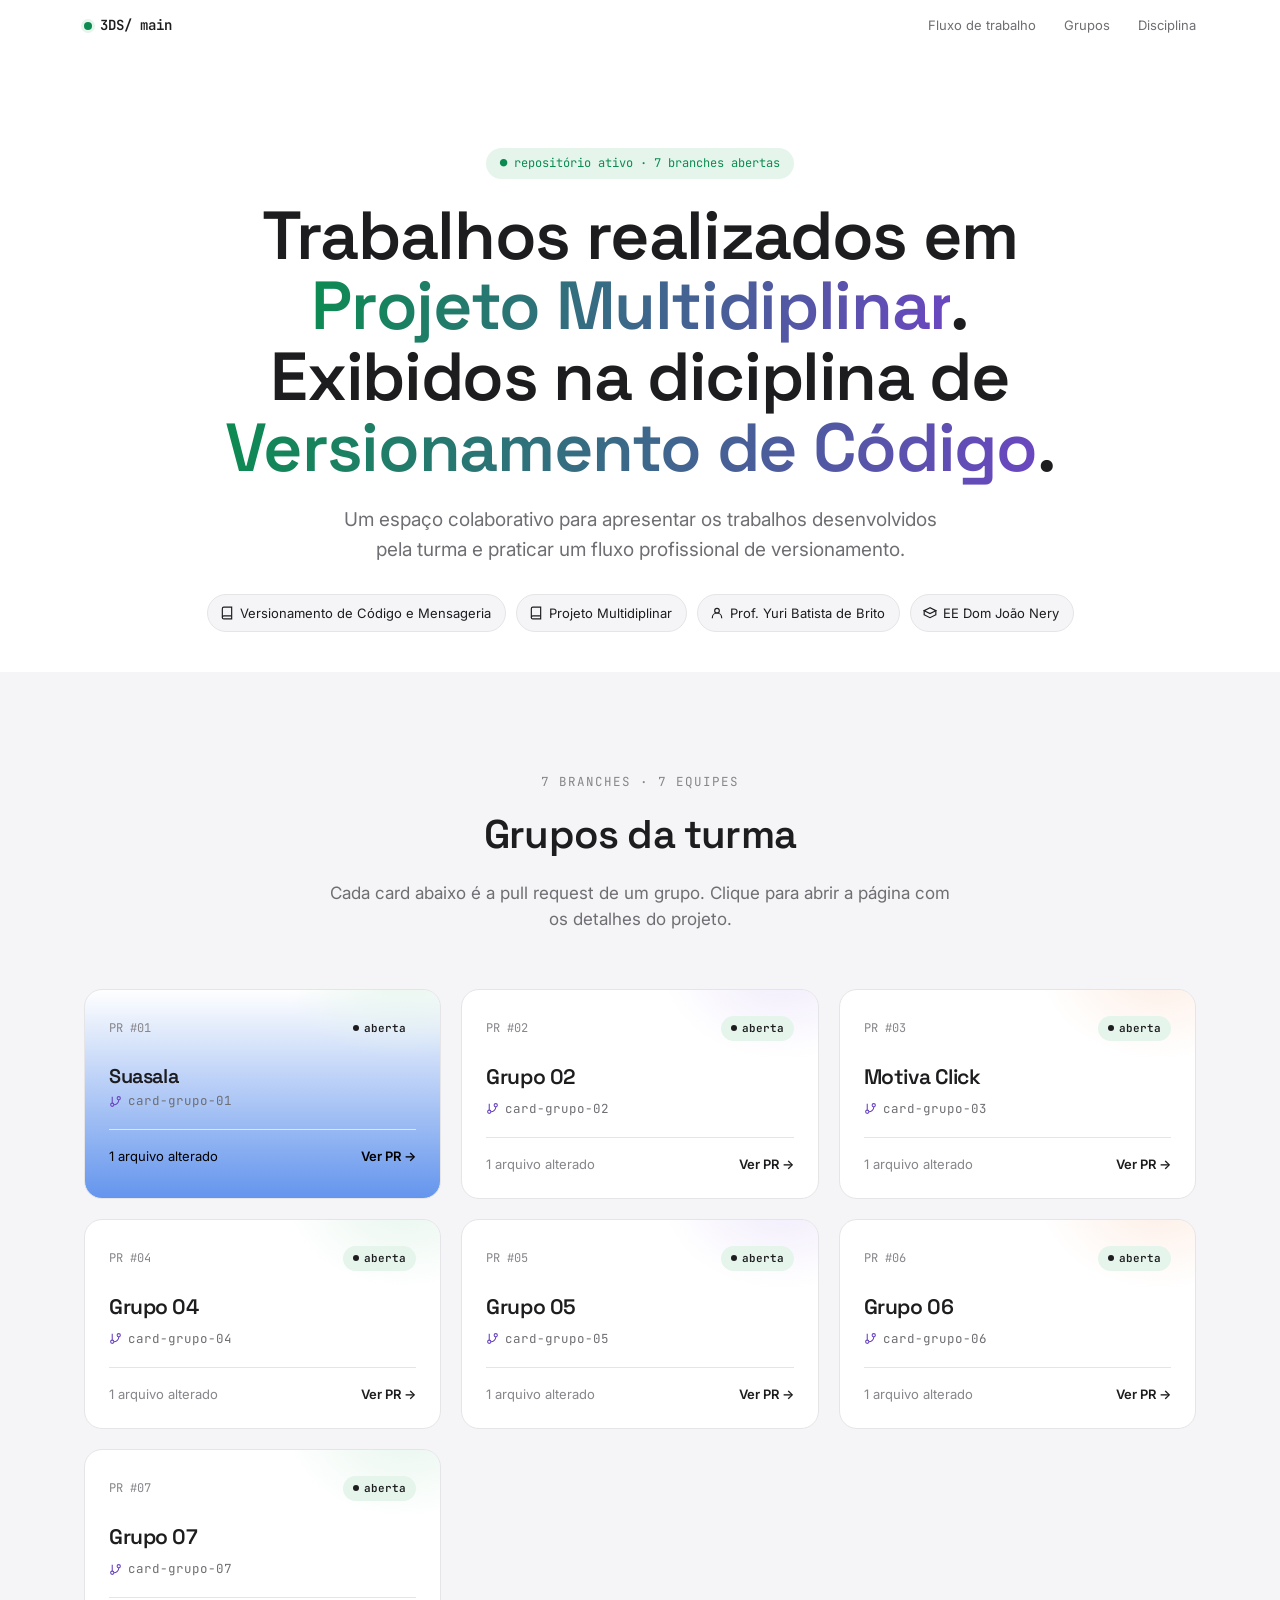
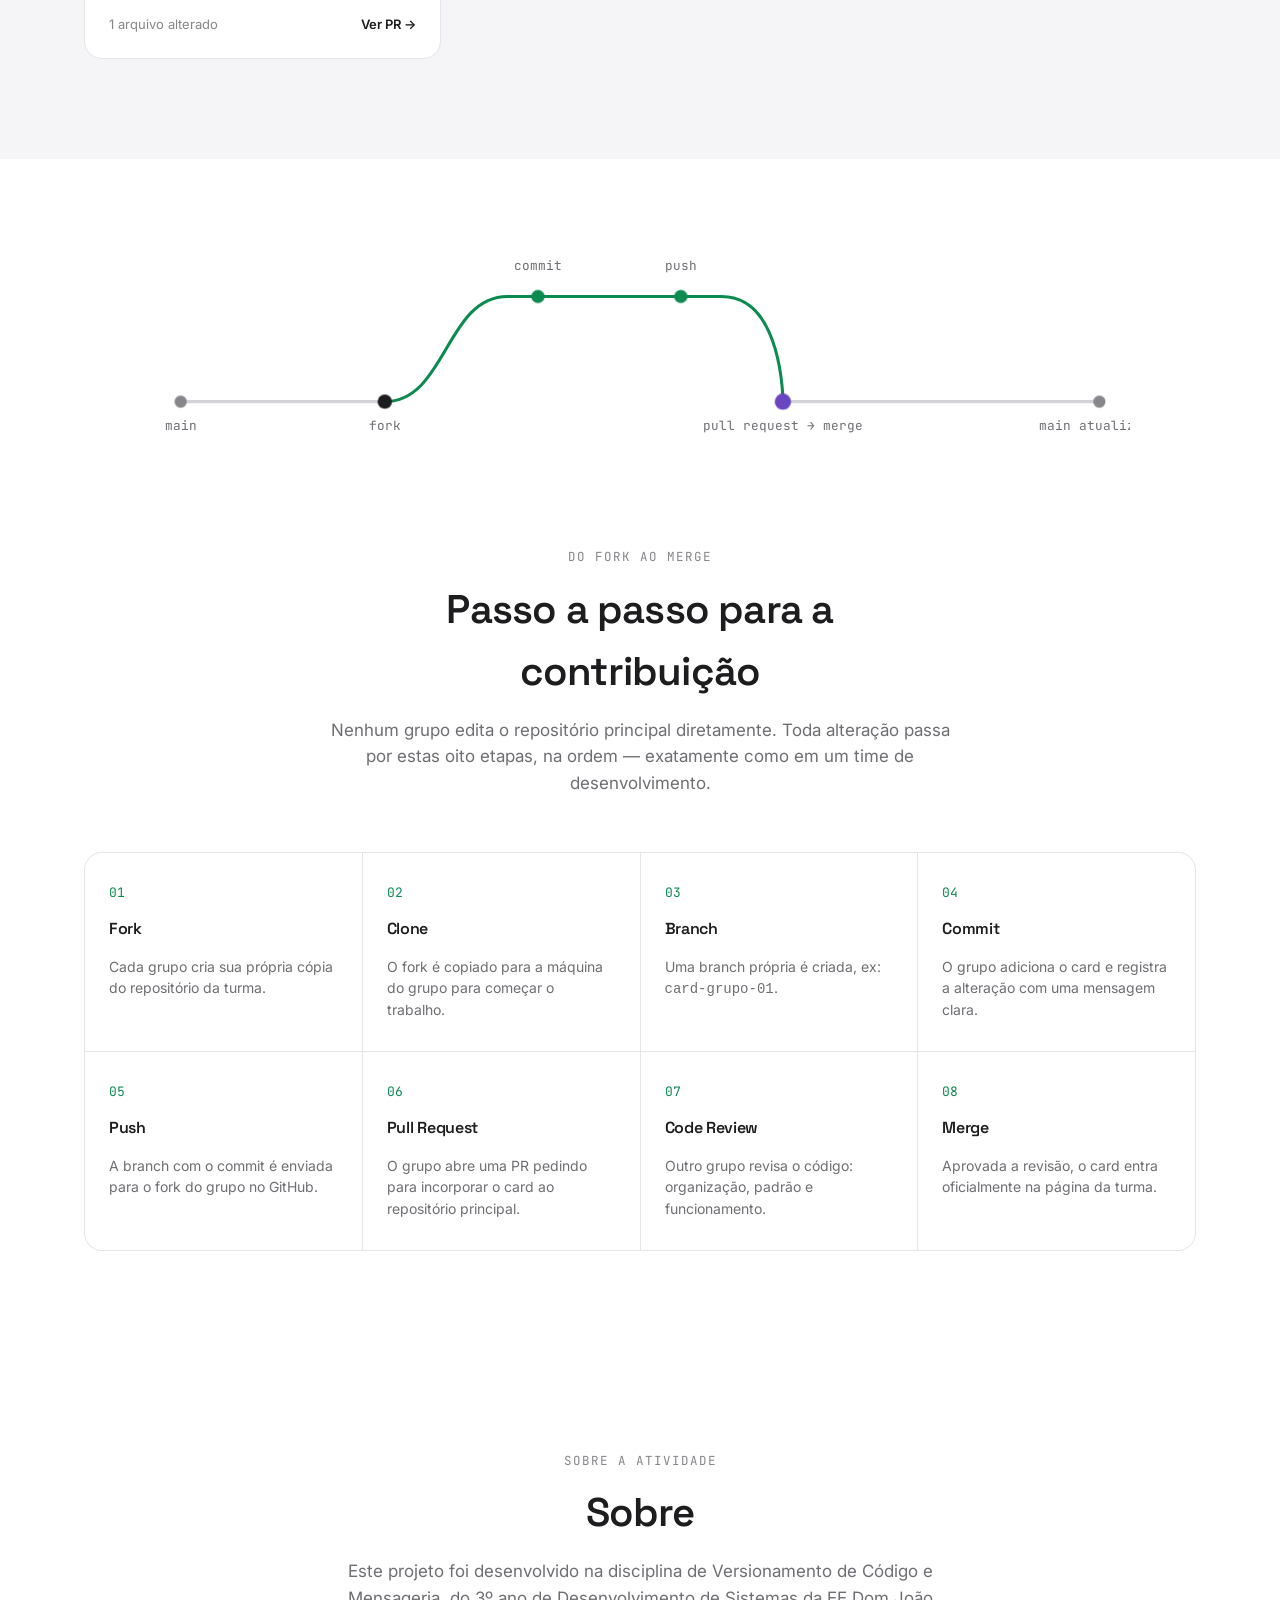
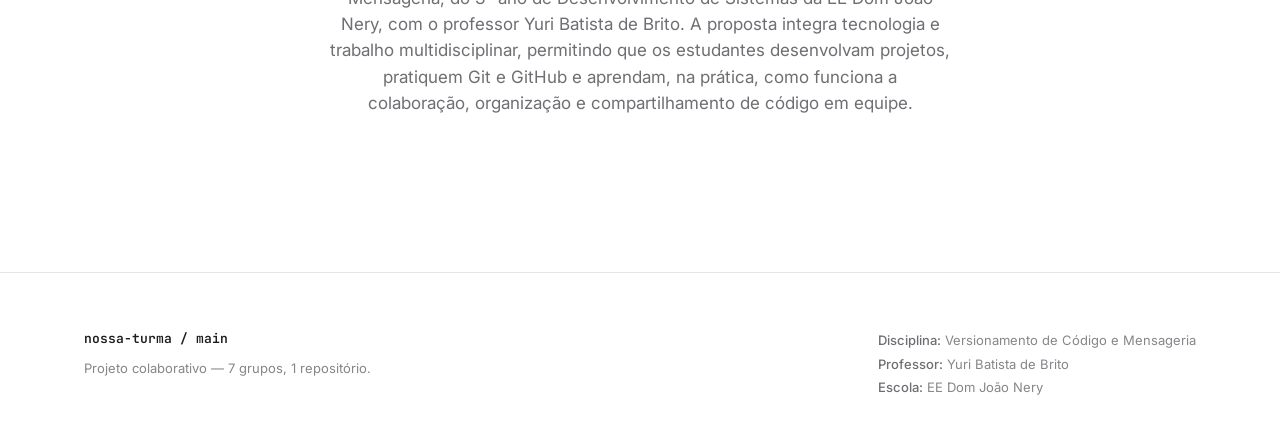
<file: index.html>
<!DOCTYPE html>
<html lang="pt-BR">
<head>
<meta charset="UTF-8">
<meta name="viewport" content="width=device-width, initial-scale=1.0">
<title>Nossa Turma no GitHub — Versionamento de Código e Mensageria</title>
<meta name="description" content="Projeto colaborativo da turma para a disciplina de Versionamento de Código e Mensageria — EE Dom João Nery.">
<link rel="stylesheet" href="css/style.css">
</head>
<body>

<nav class="nav" id="nav">
  <div class="nav__inner">
    <div class="nav__brand"><span class="dot"></span> 3DS/ main</div>
    <div class="nav__links">
      <a href="#fluxo">Fluxo de trabalho</a>
      <a href="#grupos">Grupos</a>
      <a href="#sobre">Disciplina</a>
    </div>
  </div>
</nav>

<header class="hero">
  <div class="wrap">
    <span class="hero__eyebrow">● repositório ativo · 7 branches abertas</span>
    <h1>Trabalhos realizados em <em>Projeto Multidiplinar</em>.<br>Exibidos na diciplina de <em>Versionamento de Código</em>.</h1>
    <p class="hero__subtitle">
     Um espaço colaborativo para apresentar os trabalhos desenvolvidos pela turma e praticar um fluxo profissional de versionamento.
    </p>

    <div class="hero__meta">
      <span class="chip">
        <svg viewBox="0 0 24 24" fill="none" stroke="currentColor" stroke-width="2"><path d="M4 19.5A2.5 2.5 0 0 1 6.5 17H20"/><path d="M6.5 2H20v20H6.5A2.5 2.5 0 0 1 4 19.5v-15A2.5 2.5 0 0 1 6.5 2z"/></svg>
        Versionamento de Código e Mensageria
      </span>
      <span class="chip">
        <svg viewBox="0 0 24 24" fill="none" stroke="currentColor" stroke-width="2"><path d="M4 19.5A2.5 2.5 0 0 1 6.5 17H20"/><path d="M6.5 2H20v20H6.5A2.5 2.5 0 0 1 4 19.5v-15A2.5 2.5 0 0 1 6.5 2z"/></svg>
       Projeto Multidiplinar
      </span>
      <span class="chip">
        <svg viewBox="0 0 24 24" fill="none" stroke="currentColor" stroke-width="2"><circle cx="12" cy="8" r="4"/><path d="M4 21v-1a8 8 0 0 1 16 0v1"/></svg>
        Prof. Yuri Batista de Brito
      </span>
      <span class="chip">
        <svg viewBox="0 0 24 24" fill="none" stroke="currentColor" stroke-width="2"><path d="M12 3 2 8l10 5 10-5-10-5z"/><path d="M2 15l10 5 10-5M2 8v8M22 8v8"/></svg>
        EE Dom João Nery
      </span>
    </div>

    <!-- Signature element: animated git graph -->
   
  </div>
</header>


<section class="section section--alt" id="grupos">
  <div class="wrap">
    <div class="section__head">
      <span class="section__eyebrow">7 branches · 7 equipes</span>
      <h2>Grupos da turma</h2>
      <p>Cada card abaixo é a pull request de um grupo. Clique para abrir a página com os detalhes do projeto.</p>
    </div>

    <div class="groups">


   <!-- inicio do melhor grupo tcc -->
      <a class="group-card1" style="--card-glow: radial-gradient(120px 90px at 90% -10%, var(--accent-green-soft), transparent);" href="paginas/grupo-01.html">
        <div class="group-card__top1">
          <span class="group-card__id1">PR #01</span>
          <span class="status is-open1"><span class="dot1"></span> aberta</span>
        </div>
        <h3>Suasala</h3>
        <div class="group-card__branch1">
          <svg viewBox="0 0 24 24" fill="none" stroke="currentColor" stroke-width="2"><path d="M6 3v12"/><circle cx="18" cy="6" r="3"/><circle cx="6" cy="18" r="3"/><path d="M18 9a9 9 0 0 1-9 9"/></svg>
          card-grupo-01
        </div>
        <div class="group-card__foot1">
          <span>1 arquivo alterado</span>
          <span class="group-card__cta1">Ver PR →</span>
        </div>
      </a>
      <!-- final do card do melhor tcc  -->


      <a class="group-card" style="--card-glow: radial-gradient(120px 90px at 90% -10%, var(--accent-purple-soft), transparent);" href="paginas/grupo-02.html">
        <div class="group-card__top">
          <span class="group-card__id">PR #02</span>
          <span class="status is-open"><span class="dot"></span> aberta</span>
        </div>
        <h3>Grupo 02</h3>
        <div class="group-card__branch">
          <svg viewBox="0 0 24 24" fill="none" stroke="currentColor" stroke-width="2"><path d="M6 3v12"/><circle cx="18" cy="6" r="3"/><circle cx="6" cy="18" r="3"/><path d="M18 9a9 9 0 0 1-9 9"/></svg>
          card-grupo-02
        </div>
        <div class="group-card__foot">
          <span>1 arquivo alterado</span>
          <span class="group-card__cta">Ver PR →</span>
        </div>
      </a>

      <a class="group-card" style="--card-glow: radial-gradient(120px 90px at 90% -10%, var(--accent-orange-soft), transparent);" href="paginas/grupo-03.html">
        <div class="group-card__top">
          <span class="group-card__id">PR #03</span>
          <span class="status is-open"><span class="dot"></span> aberta</span>
        </div>
        <h3>Motiva Click</h3>
        <div class="group-card__branch">
          <svg viewBox="0 0 24 24" fill="none" stroke="currentColor" stroke-width="2"><path d="M6 3v12"/><circle cx="18" cy="6" r="3"/><circle cx="6" cy="18" r="3"/><path d="M18 9a9 9 0 0 1-9 9"/></svg>
          card-grupo-03
        </div>
        <div class="group-card__foot">
          <span>1 arquivo alterado</span>
          <span class="group-card__cta">Ver PR →</span>
        </div>
      </a>

      <a class="group-card" style="--card-glow: radial-gradient(120px 90px at 90% -10%, var(--accent-green-soft), transparent);" href="paginas/grupo-04.html">
        <div class="group-card__top">
          <span class="group-card__id">PR #04</span>
          <span class="status is-open"><span class="dot"></span> aberta</span>
        </div>
        <h3>Grupo 04</h3>
        <div class="group-card__branch">
          <svg viewBox="0 0 24 24" fill="none" stroke="currentColor" stroke-width="2"><path d="M6 3v12"/><circle cx="18" cy="6" r="3"/><circle cx="6" cy="18" r="3"/><path d="M18 9a9 9 0 0 1-9 9"/></svg>
          card-grupo-04
        </div>
        <div class="group-card__foot">
          <span>1 arquivo alterado</span>
          <span class="group-card__cta">Ver PR →</span>
        </div>
      </a>

      <a class="group-card" style="--card-glow: radial-gradient(120px 90px at 90% -10%, var(--accent-purple-soft), transparent);" href="paginas/grupo-05.html">
        <div class="group-card__top">
          <span class="group-card__id">PR #05</span>
          <span class="status is-open"><span class="dot"></span> aberta</span>
        </div>
        <h3>Grupo 05</h3>
        <div class="group-card__branch">
          <svg viewBox="0 0 24 24" fill="none" stroke="currentColor" stroke-width="2"><path d="M6 3v12"/><circle cx="18" cy="6" r="3"/><circle cx="6" cy="18" r="3"/><path d="M18 9a9 9 0 0 1-9 9"/></svg>
          card-grupo-05
        </div>
        <div class="group-card__foot">
          <span>1 arquivo alterado</span>
          <span class="group-card__cta">Ver PR →</span>
        </div>
      </a>

      <a class="group-card" style="--card-glow: radial-gradient(120px 90px at 90% -10%, var(--accent-orange-soft), transparent);" href="paginas/grupo-06.html">
        <div class="group-card__top">
          <span class="group-card__id">PR #06</span>
          <span class="status is-open"><span class="dot"></span> aberta</span>
        </div>
        <h3>Grupo 06</h3>
        <div class="group-card__branch">
          <svg viewBox="0 0 24 24" fill="none" stroke="currentColor" stroke-width="2"><path d="M6 3v12"/><circle cx="18" cy="6" r="3"/><circle cx="6" cy="18" r="3"/><path d="M18 9a9 9 0 0 1-9 9"/></svg>
          card-grupo-06
        </div>
        <div class="group-card__foot">
          <span>1 arquivo alterado</span>
          <span class="group-card__cta">Ver PR →</span>
        </div>
      </a>

      <a class="group-card" style="--card-glow: radial-gradient(120px 90px at 90% -10%, var(--accent-green-soft), transparent);" href="paginas/grupo-07.html">
        <div class="group-card__top">
          <span class="group-card__id">PR #07</span>
          <span class="status is-open"><span class="dot"></span> aberta</span>
        </div>
        <h3>Grupo 07</h3>
        <div class="group-card__branch">
          <svg viewBox="0 0 24 24" fill="none" stroke="currentColor" stroke-width="2"><path d="M6 3v12"/><circle cx="18" cy="6" r="3"/><circle cx="6" cy="18" r="3"/><path d="M18 9a9 9 0 0 1-9 9"/></svg>
          card-grupo-07
        </div>
        <div class="group-card__foot">
          <span>1 arquivo alterado</span>
          <span class="group-card__cta">Ver PR →</span>
        </div>
      </a>

    </div>
  </div>
</section>

 <div class="diagram">
      <svg viewBox="0 0 960 220" xmlns="http://www.w3.org/2000/svg" role="img" aria-label="Diagrama de um fluxo Git: branch criada a partir da main, commits realizados e merge de volta na main">
        <path class="diagram-path trunk animate" style="--len:900; --delay:0s" d="M30,175 L230,175" />
        <path class="diagram-path branch-a animate" style="--len:520; --delay:0.35s" d="M230,175 C290,175 290,72 350,72 L560,72 C620,72 620,175 620,175" />
        <path class="diagram-path trunk animate" style="--len:320; --delay:1.05s" d="M620,175 L930,175" />

        <circle class="diagram-node" style="--delay:0.15s" cx="230" cy="175" r="7" fill="#1d1d1f" />
        <text class="diagram-label" style="--delay:0.2s" x="230" y="203" text-anchor="middle">fork</text>

        <circle class="diagram-node" style="--delay:0.65s" cx="380" cy="72" r="6.5" fill="#0c8b51" />
        <text class="diagram-label" style="--delay:0.7s" x="380" y="46" text-anchor="middle">commit</text>

        <circle class="diagram-node" style="--delay:0.9s" cx="520" cy="72" r="6.5" fill="#0c8b51" />
        <text class="diagram-label" style="--delay:0.95s" x="520" y="46" text-anchor="middle">push</text>

        <circle class="diagram-node" style="--delay:1.55s" cx="620" cy="175" r="8" fill="#6b46c1" />
        <text class="diagram-label" style="--delay:1.6s" x="620" y="203" text-anchor="middle">pull request → merge</text>

        <circle class="diagram-node" style="--delay:0.02s" cx="30" cy="175" r="6" fill="#86868b" />
        <text class="diagram-label" style="--delay:0.05s" x="30" y="203" text-anchor="middle">main</text>

        <circle class="diagram-node" style="--delay:2.1s" cx="930" cy="175" r="6" fill="#86868b" />
        <text class="diagram-label" style="--delay:2.15s" x="930" y="203" text-anchor="middle">main atualizada</text>
      </svg>
    </div>

<section class="section" id="fluxo">
  <div class="wrap">
    <div class="section__head">
      <span class="section__eyebrow">Do fork ao merge</span>
      <h2>Passo a passo para a contribuição</h2>
      <p>Nenhum grupo edita o repositório principal diretamente. Toda alteração passa por estas oito etapas, na ordem — exatamente como em um time de desenvolvimento.</p>
    </div>

    <div class="flow">
      <div class="flow__step">
        <span class="flow__num">01</span>
        <h3>Fork</h3>
        <p>Cada grupo cria sua própria cópia do repositório da turma.</p>
      </div>
      <div class="flow__step">
        <span class="flow__num">02</span>
        <h3>Clone</h3>
        <p>O fork é copiado para a máquina do grupo para começar o trabalho.</p>
      </div>
      <div class="flow__step">
        <span class="flow__num">03</span>
        <h3>Branch</h3>
        <p>Uma branch própria é criada, ex: <code>card-grupo-01</code>.</p>
      </div>
      <div class="flow__step">
        <span class="flow__num">04</span>
        <h3>Commit</h3>
        <p>O grupo adiciona o card e registra a alteração com uma mensagem clara.</p>
      </div>
      <div class="flow__step">
        <span class="flow__num">05</span>
        <h3>Push</h3>
        <p>A branch com o commit é enviada para o fork do grupo no GitHub.</p>
      </div>
      <div class="flow__step">
        <span class="flow__num">06</span>
        <h3>Pull Request</h3>
        <p>O grupo abre uma PR pedindo para incorporar o card ao repositório principal.</p>
      </div>
      <div class="flow__step">
        <span class="flow__num">07</span>
        <h3>Code Review</h3>
        <p>Outro grupo revisa o código: organização, padrão e funcionamento.</p>
      </div>
      <div class="flow__step">
        <span class="flow__num">08</span>
        <h3>Merge</h3>
        <p>Aprovada a revisão, o card entra oficialmente na página da turma.</p>
      </div>
    </div>
  </div>
</section>

<section class="section" id="sobre">
  <div class="wrap">
    <div class="section__head">
      <span class="section__eyebrow">Sobre a atividade</span>
      <h2>Sobre</h2>
      <p>
        Este projeto foi desenvolvido na disciplina de Versionamento de Código e Mensageria, do 3º ano de Desenvolvimento de Sistemas da EE Dom João Nery, com o professor Yuri Batista de Brito.

A proposta integra tecnologia e trabalho multidisciplinar, permitindo que os estudantes desenvolvam projetos, pratiquem Git e GitHub e aprendam, na prática, como funciona a colaboração, organização e compartilhamento de código em equipe.
      </p>
    </div>
  </div>
</section>

<footer class="footer">
  <div class="wrap footer__inner">
    <div>
      <div class="footer__brand">nossa-turma / main</div>
      <p class="footer__meta" style="margin-top:8px;">Projeto colaborativo — 7 grupos, 1 repositório.</p>
    </div>
    <div class="footer__meta">
      <div><strong>Disciplina:</strong> Versionamento de Código e Mensageria</div>
      <div><strong>Professor:</strong> Yuri Batista de Brito</div>
      <div><strong>Escola:</strong> EE Dom João Nery</div>
    </div>
  </div>
</footer>

<script src="js/main.js"></script>
</body>
</html>
</file>
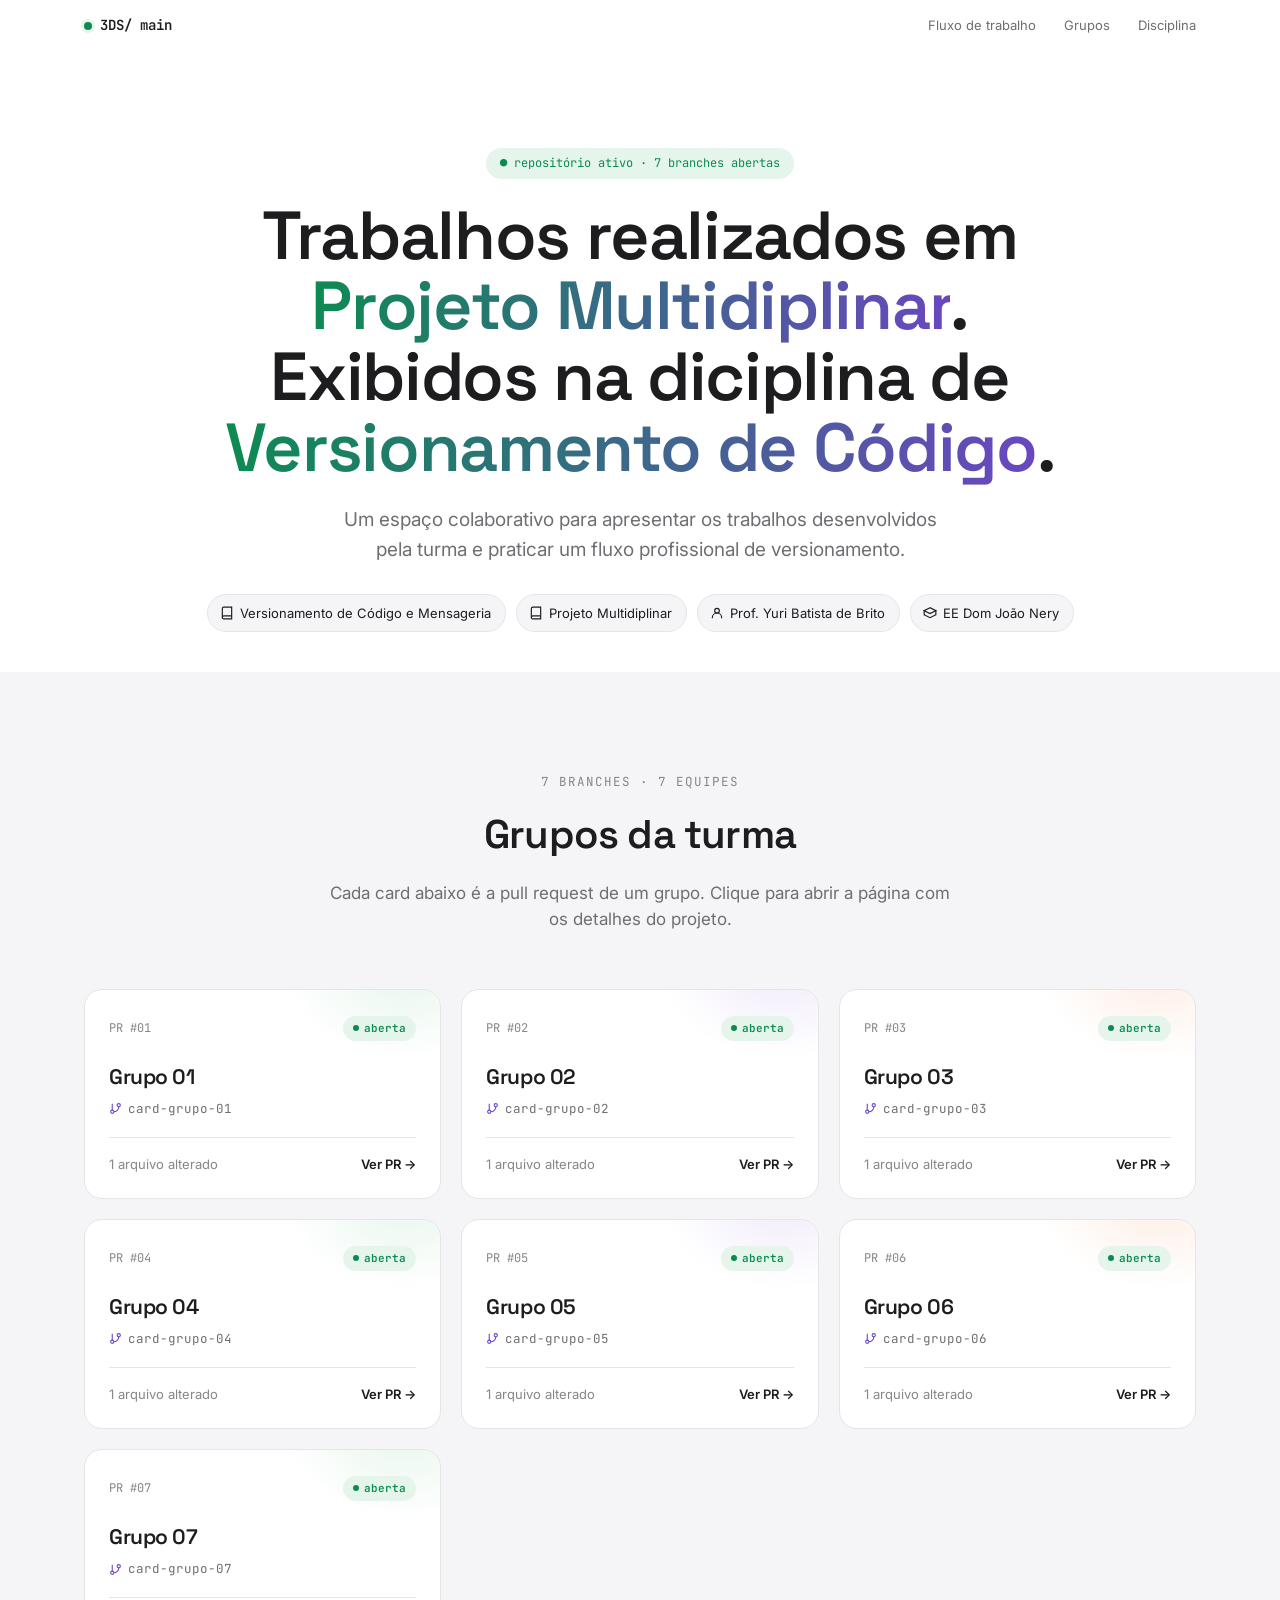
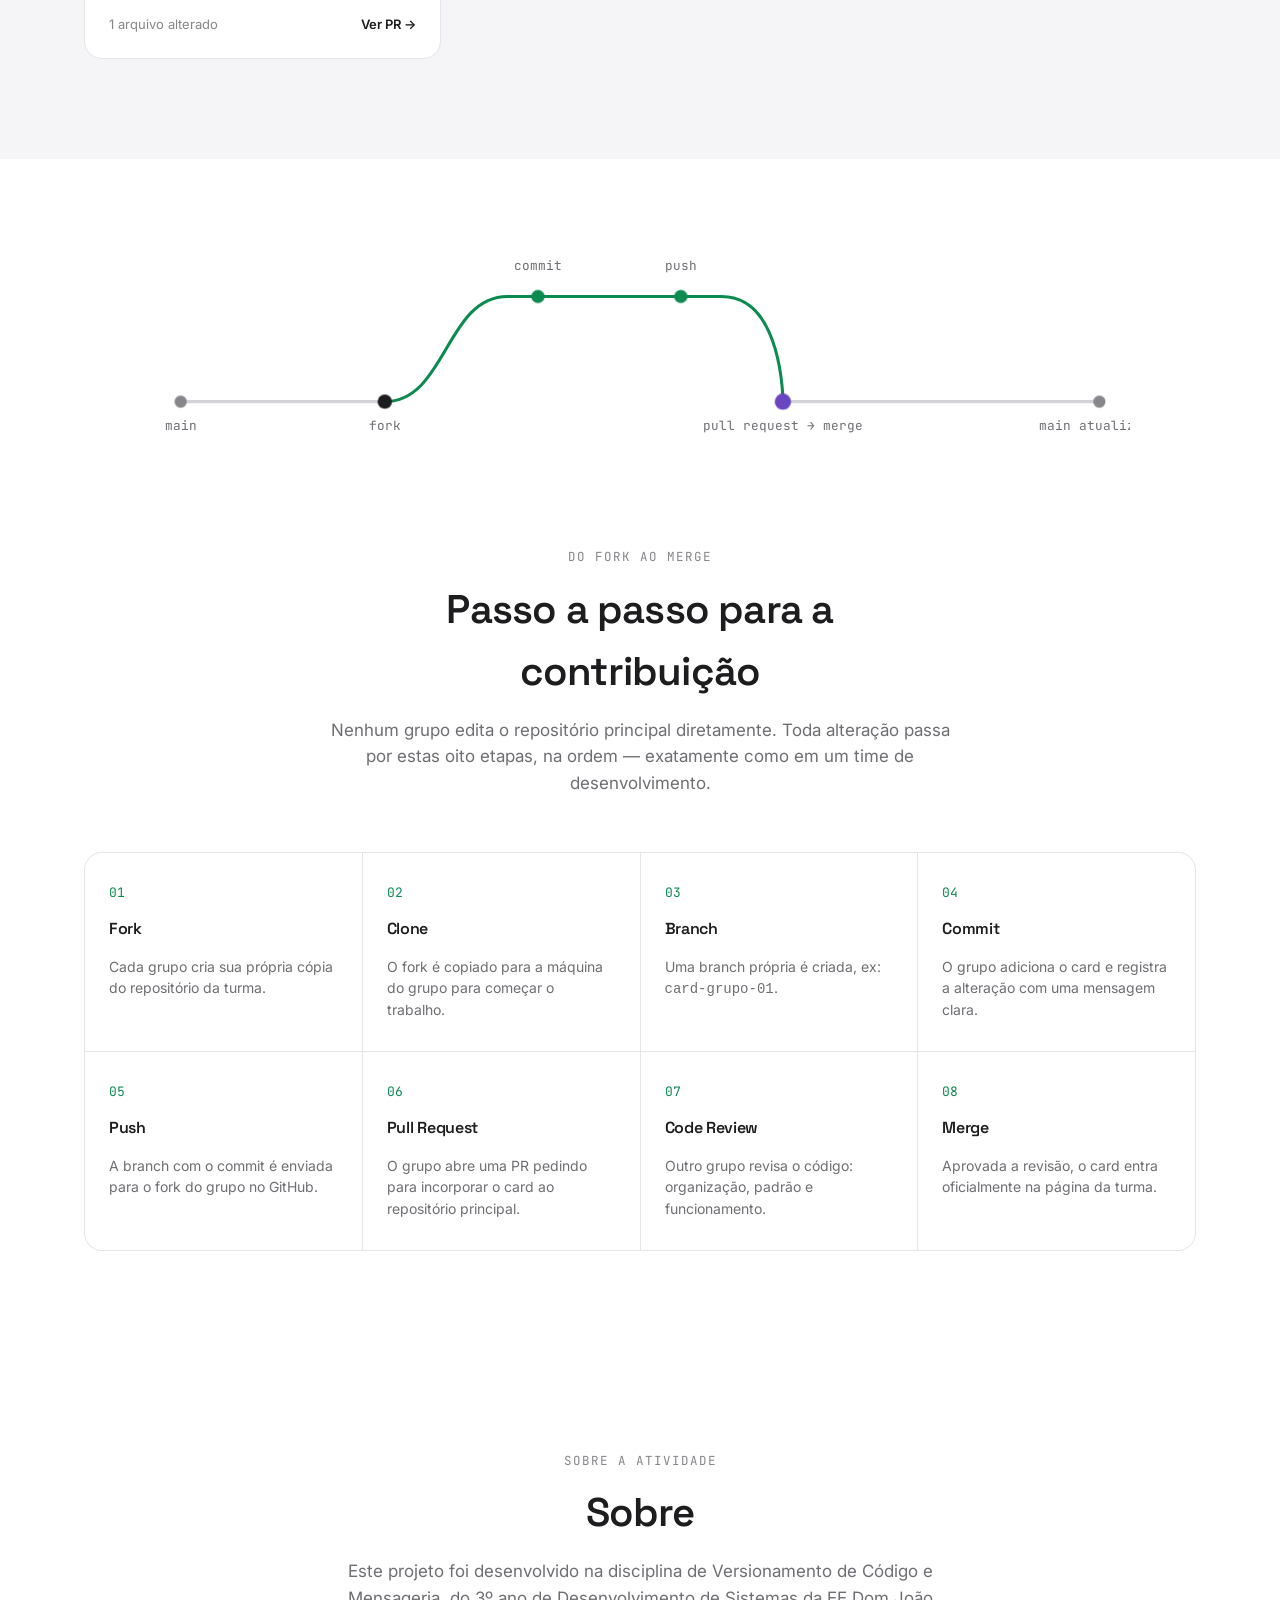
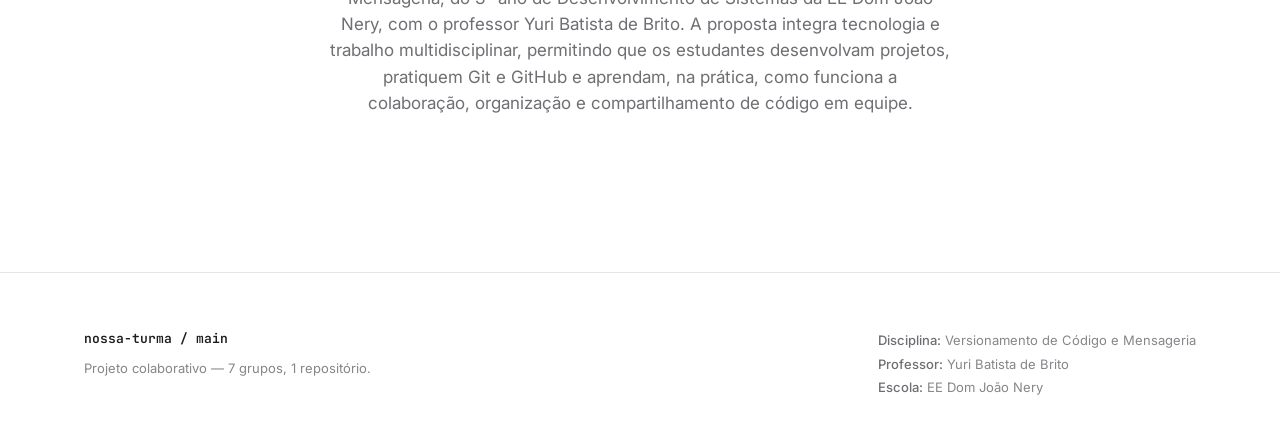
<file: nossa-turma-github/index.html>
<!DOCTYPE html>
<html lang="pt-BR">
<head>
<meta charset="UTF-8">
<meta name="viewport" content="width=device-width, initial-scale=1.0">
<title>Nossa Turma no GitHub — Versionamento de Código e Mensageria</title>
<meta name="description" content="Projeto colaborativo da turma para a disciplina de Versionamento de Código e Mensageria — EE Dom João Nery.">
<link rel="stylesheet" href="css/style.css">
</head>
<body>

<nav class="nav" id="nav">
  <div class="nav__inner">
    <div class="nav__brand"><span class="dot"></span> 3DS/ main</div>
    <div class="nav__links">
      <a href="#fluxo">Fluxo de trabalho</a>
      <a href="#grupos">Grupos</a>
      <a href="#sobre">Disciplina</a>
    </div>
  </div>
</nav>

<header class="hero">
  <div class="wrap">
    <span class="hero__eyebrow">● repositório ativo · 7 branches abertas</span>
    <h1>Trabalhos realizados em <em>Projeto Multidiplinar</em>.<br>Exibidos na diciplina de <em>Versionamento de Código</em>.</h1>
    <p class="hero__subtitle">
     Um espaço colaborativo para apresentar os trabalhos desenvolvidos pela turma e praticar um fluxo profissional de versionamento.
    </p>

    <div class="hero__meta">
      <span class="chip">
        <svg viewBox="0 0 24 24" fill="none" stroke="currentColor" stroke-width="2"><path d="M4 19.5A2.5 2.5 0 0 1 6.5 17H20"/><path d="M6.5 2H20v20H6.5A2.5 2.5 0 0 1 4 19.5v-15A2.5 2.5 0 0 1 6.5 2z"/></svg>
        Versionamento de Código e Mensageria
      </span>
      <span class="chip">
        <svg viewBox="0 0 24 24" fill="none" stroke="currentColor" stroke-width="2"><path d="M4 19.5A2.5 2.5 0 0 1 6.5 17H20"/><path d="M6.5 2H20v20H6.5A2.5 2.5 0 0 1 4 19.5v-15A2.5 2.5 0 0 1 6.5 2z"/></svg>
       Projeto Multidiplinar
      </span>
      <span class="chip">
        <svg viewBox="0 0 24 24" fill="none" stroke="currentColor" stroke-width="2"><circle cx="12" cy="8" r="4"/><path d="M4 21v-1a8 8 0 0 1 16 0v1"/></svg>
        Prof. Yuri Batista de Brito
      </span>
      <span class="chip">
        <svg viewBox="0 0 24 24" fill="none" stroke="currentColor" stroke-width="2"><path d="M12 3 2 8l10 5 10-5-10-5z"/><path d="M2 15l10 5 10-5M2 8v8M22 8v8"/></svg>
        EE Dom João Nery
      </span>
    </div>

    <!-- Signature element: animated git graph -->
   
  </div>
</header>


<section class="section section--alt" id="grupos">
  <div class="wrap">
    <div class="section__head">
      <span class="section__eyebrow">7 branches · 7 equipes</span>
      <h2>Grupos da turma</h2>
      <p>Cada card abaixo é a pull request de um grupo. Clique para abrir a página com os detalhes do projeto.</p>
    </div>

    <div class="groups">

      <a class="group-card" style="--card-glow: radial-gradient(120px 90px at 90% -10%, var(--accent-green-soft), transparent);" href="paginas/grupo-01.html">
        <div class="group-card__top">
          <span class="group-card__id">PR #01</span>
          <span class="status is-open"><span class="dot"></span> aberta</span>
        </div>
        <h3>Grupo 01</h3>
        <div class="group-card__branch">
          <svg viewBox="0 0 24 24" fill="none" stroke="currentColor" stroke-width="2"><path d="M6 3v12"/><circle cx="18" cy="6" r="3"/><circle cx="6" cy="18" r="3"/><path d="M18 9a9 9 0 0 1-9 9"/></svg>
          card-grupo-01
        </div>
        <div class="group-card__foot">
          <span>1 arquivo alterado</span>
          <span class="group-card__cta">Ver PR →</span>
        </div>
      </a>

      <a class="group-card" style="--card-glow: radial-gradient(120px 90px at 90% -10%, var(--accent-purple-soft), transparent);" href="paginas/grupo-02.html">
        <div class="group-card__top">
          <span class="group-card__id">PR #02</span>
          <span class="status is-open"><span class="dot"></span> aberta</span>
        </div>
        <h3>Grupo 02</h3>
        <div class="group-card__branch">
          <svg viewBox="0 0 24 24" fill="none" stroke="currentColor" stroke-width="2"><path d="M6 3v12"/><circle cx="18" cy="6" r="3"/><circle cx="6" cy="18" r="3"/><path d="M18 9a9 9 0 0 1-9 9"/></svg>
          card-grupo-02
        </div>
        <div class="group-card__foot">
          <span>1 arquivo alterado</span>
          <span class="group-card__cta">Ver PR →</span>
        </div>
      </a>

      <a class="group-card" style="--card-glow: radial-gradient(120px 90px at 90% -10%, var(--accent-orange-soft), transparent);" href="paginas/grupo-03.html">
        <div class="group-card__top">
          <span class="group-card__id">PR #03</span>
          <span class="status is-open"><span class="dot"></span> aberta</span>
        </div>
        <h3>Grupo 03</h3>
        <div class="group-card__branch">
          <svg viewBox="0 0 24 24" fill="none" stroke="currentColor" stroke-width="2"><path d="M6 3v12"/><circle cx="18" cy="6" r="3"/><circle cx="6" cy="18" r="3"/><path d="M18 9a9 9 0 0 1-9 9"/></svg>
          card-grupo-03
        </div>
        <div class="group-card__foot">
          <span>1 arquivo alterado</span>
          <span class="group-card__cta">Ver PR →</span>
        </div>
      </a>

      <a class="group-card" style="--card-glow: radial-gradient(120px 90px at 90% -10%, var(--accent-green-soft), transparent);" href="paginas/grupo-04.html">
        <div class="group-card__top">
          <span class="group-card__id">PR #04</span>
          <span class="status is-open"><span class="dot"></span> aberta</span>
        </div>
        <h3>Grupo 04</h3>
        <div class="group-card__branch">
          <svg viewBox="0 0 24 24" fill="none" stroke="currentColor" stroke-width="2"><path d="M6 3v12"/><circle cx="18" cy="6" r="3"/><circle cx="6" cy="18" r="3"/><path d="M18 9a9 9 0 0 1-9 9"/></svg>
          card-grupo-04
        </div>
        <div class="group-card__foot">
          <span>1 arquivo alterado</span>
          <span class="group-card__cta">Ver PR →</span>
        </div>
      </a>

      <a class="group-card" style="--card-glow: radial-gradient(120px 90px at 90% -10%, var(--accent-purple-soft), transparent);" href="paginas/grupo-05.html">
        <div class="group-card__top">
          <span class="group-card__id">PR #05</span>
          <span class="status is-open"><span class="dot"></span> aberta</span>
        </div>
        <h3>Grupo 05</h3>
        <div class="group-card__branch">
          <svg viewBox="0 0 24 24" fill="none" stroke="currentColor" stroke-width="2"><path d="M6 3v12"/><circle cx="18" cy="6" r="3"/><circle cx="6" cy="18" r="3"/><path d="M18 9a9 9 0 0 1-9 9"/></svg>
          card-grupo-05
        </div>
        <div class="group-card__foot">
          <span>1 arquivo alterado</span>
          <span class="group-card__cta">Ver PR →</span>
        </div>
      </a>

      <a class="group-card" style="--card-glow: radial-gradient(120px 90px at 90% -10%, var(--accent-orange-soft), transparent);" href="paginas/grupo-06.html">
        <div class="group-card__top">
          <span class="group-card__id">PR #06</span>
          <span class="status is-open"><span class="dot"></span> aberta</span>
        </div>
        <h3>Grupo 06</h3>
        <div class="group-card__branch">
          <svg viewBox="0 0 24 24" fill="none" stroke="currentColor" stroke-width="2"><path d="M6 3v12"/><circle cx="18" cy="6" r="3"/><circle cx="6" cy="18" r="3"/><path d="M18 9a9 9 0 0 1-9 9"/></svg>
          card-grupo-06
        </div>
        <div class="group-card__foot">
          <span>1 arquivo alterado</span>
          <span class="group-card__cta">Ver PR →</span>
        </div>
      </a>

      <a class="group-card" style="--card-glow: radial-gradient(120px 90px at 90% -10%, var(--accent-green-soft), transparent);" href="paginas/grupo-07.html">
        <div class="group-card__top">
          <span class="group-card__id">PR #07</span>
          <span class="status is-open"><span class="dot"></span> aberta</span>
        </div>
        <h3>Grupo 07</h3>
        <div class="group-card__branch">
          <svg viewBox="0 0 24 24" fill="none" stroke="currentColor" stroke-width="2"><path d="M6 3v12"/><circle cx="18" cy="6" r="3"/><circle cx="6" cy="18" r="3"/><path d="M18 9a9 9 0 0 1-9 9"/></svg>
          card-grupo-07
        </div>
        <div class="group-card__foot">
          <span>1 arquivo alterado</span>
          <span class="group-card__cta">Ver PR →</span>
        </div>
      </a>

    </div>
  </div>
</section>

 <div class="diagram">
      <svg viewBox="0 0 960 220" xmlns="http://www.w3.org/2000/svg" role="img" aria-label="Diagrama de um fluxo Git: branch criada a partir da main, commits realizados e merge de volta na main">
        <path class="diagram-path trunk animate" style="--len:900; --delay:0s" d="M30,175 L230,175" />
        <path class="diagram-path branch-a animate" style="--len:520; --delay:0.35s" d="M230,175 C290,175 290,72 350,72 L560,72 C620,72 620,175 620,175" />
        <path class="diagram-path trunk animate" style="--len:320; --delay:1.05s" d="M620,175 L930,175" />

        <circle class="diagram-node" style="--delay:0.15s" cx="230" cy="175" r="7" fill="#1d1d1f" />
        <text class="diagram-label" style="--delay:0.2s" x="230" y="203" text-anchor="middle">fork</text>

        <circle class="diagram-node" style="--delay:0.65s" cx="380" cy="72" r="6.5" fill="#0c8b51" />
        <text class="diagram-label" style="--delay:0.7s" x="380" y="46" text-anchor="middle">commit</text>

        <circle class="diagram-node" style="--delay:0.9s" cx="520" cy="72" r="6.5" fill="#0c8b51" />
        <text class="diagram-label" style="--delay:0.95s" x="520" y="46" text-anchor="middle">push</text>

        <circle class="diagram-node" style="--delay:1.55s" cx="620" cy="175" r="8" fill="#6b46c1" />
        <text class="diagram-label" style="--delay:1.6s" x="620" y="203" text-anchor="middle">pull request → merge</text>

        <circle class="diagram-node" style="--delay:0.02s" cx="30" cy="175" r="6" fill="#86868b" />
        <text class="diagram-label" style="--delay:0.05s" x="30" y="203" text-anchor="middle">main</text>

        <circle class="diagram-node" style="--delay:2.1s" cx="930" cy="175" r="6" fill="#86868b" />
        <text class="diagram-label" style="--delay:2.15s" x="930" y="203" text-anchor="middle">main atualizada</text>
      </svg>
    </div>

<section class="section" id="fluxo">
  <div class="wrap">
    <div class="section__head">
      <span class="section__eyebrow">Do fork ao merge</span>
      <h2>Passo a passo para a contribuição</h2>
      <p>Nenhum grupo edita o repositório principal diretamente. Toda alteração passa por estas oito etapas, na ordem — exatamente como em um time de desenvolvimento.</p>
    </div>

    <div class="flow">
      <div class="flow__step">
        <span class="flow__num">01</span>
        <h3>Fork</h3>
        <p>Cada grupo cria sua própria cópia do repositório da turma.</p>
      </div>
      <div class="flow__step">
        <span class="flow__num">02</span>
        <h3>Clone</h3>
        <p>O fork é copiado para a máquina do grupo para começar o trabalho.</p>
      </div>
      <div class="flow__step">
        <span class="flow__num">03</span>
        <h3>Branch</h3>
        <p>Uma branch própria é criada, ex: <code>card-grupo-01</code>.</p>
      </div>
      <div class="flow__step">
        <span class="flow__num">04</span>
        <h3>Commit</h3>
        <p>O grupo adiciona o card e registra a alteração com uma mensagem clara.</p>
      </div>
      <div class="flow__step">
        <span class="flow__num">05</span>
        <h3>Push</h3>
        <p>A branch com o commit é enviada para o fork do grupo no GitHub.</p>
      </div>
      <div class="flow__step">
        <span class="flow__num">06</span>
        <h3>Pull Request</h3>
        <p>O grupo abre uma PR pedindo para incorporar o card ao repositório principal.</p>
      </div>
      <div class="flow__step">
        <span class="flow__num">07</span>
        <h3>Code Review</h3>
        <p>Outro grupo revisa o código: organização, padrão e funcionamento.</p>
      </div>
      <div class="flow__step">
        <span class="flow__num">08</span>
        <h3>Merge</h3>
        <p>Aprovada a revisão, o card entra oficialmente na página da turma.</p>
      </div>
    </div>
  </div>
</section>

<section class="section" id="sobre">
  <div class="wrap">
    <div class="section__head">
      <span class="section__eyebrow">Sobre a atividade</span>
      <h2>Sobre</h2>
      <p>
        Este projeto foi desenvolvido na disciplina de Versionamento de Código e Mensageria, do 3º ano de Desenvolvimento de Sistemas da EE Dom João Nery, com o professor Yuri Batista de Brito.

A proposta integra tecnologia e trabalho multidisciplinar, permitindo que os estudantes desenvolvam projetos, pratiquem Git e GitHub e aprendam, na prática, como funciona a colaboração, organização e compartilhamento de código em equipe.
      </p>
    </div>
  </div>
</section>

<footer class="footer">
  <div class="wrap footer__inner">
    <div>
      <div class="footer__brand">nossa-turma / main</div>
      <p class="footer__meta" style="margin-top:8px;">Projeto colaborativo — 7 grupos, 1 repositório.</p>
    </div>
    <div class="footer__meta">
      <div><strong>Disciplina:</strong> Versionamento de Código e Mensageria</div>
      <div><strong>Professor:</strong> Yuri Batista de Brito</div>
      <div><strong>Escola:</strong> EE Dom João Nery</div>
    </div>
  </div>
</footer>

<script src="js/main.js"></script>
</body>
</html>
</file>
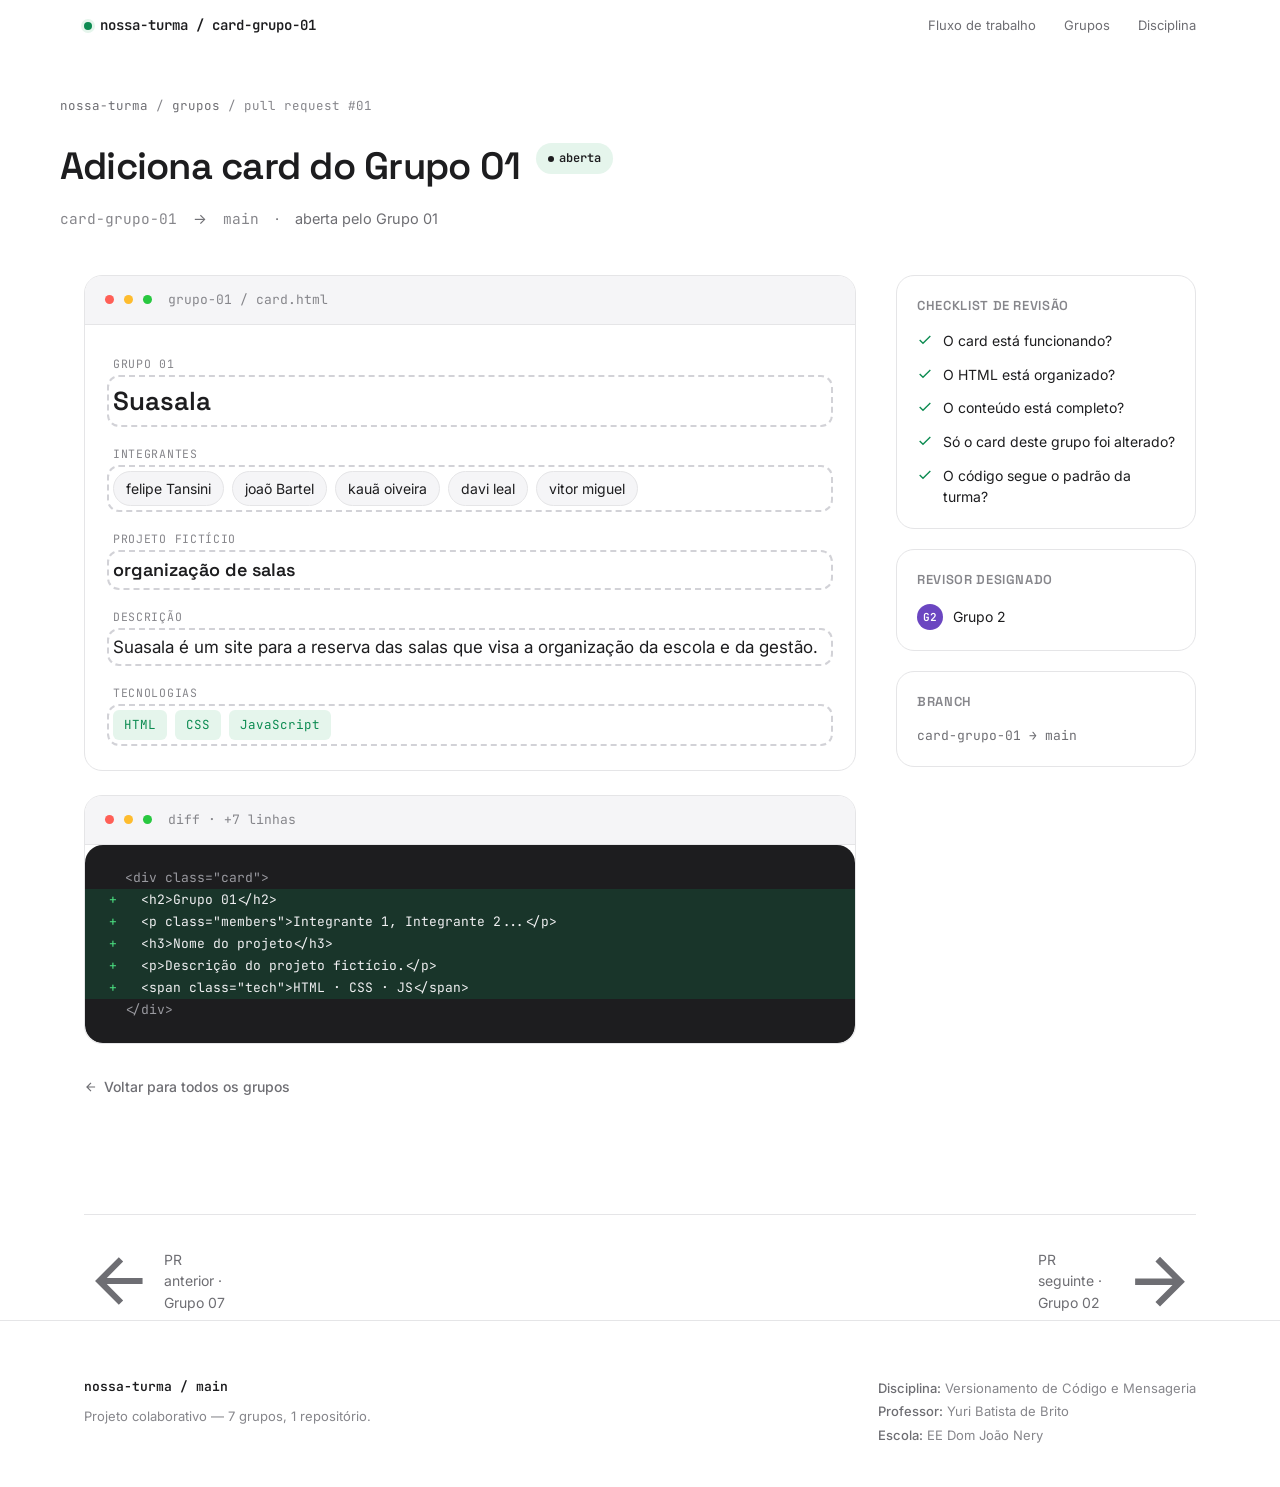
<file: paginas/grupo-01.html>
<!DOCTYPE html>
<html lang="pt-BR">
<head>
<meta charset="UTF-8">
<meta name="viewport" content="width=device-width, initial-scale=1.0">
<title>Grupo 01 · Pull Request #01 — Nossa Turma no GitHub</title>
<meta name="description" content="Card do Grupo 01 para a atividade de Versionamento de Código e Mensageria — EE Dom João Nery.">
<link rel="stylesheet" href="../css/style.css">
</head>
<body>

<nav class="nav" id="nav">
  <div class="nav__inner">
    <div class="nav__brand"><span class="dot"></span> nossa-turma / card-grupo-01</div>
    <div class="nav__links">
      <a href="../index.html#fluxo">Fluxo de trabalho</a>
      <a href="../index.html#grupos">Grupos</a>
      <a href="../index.html#sobre">Disciplina</a>
    </div>
  </div>
</nav>

<div class="wrap pr-header">
  <div class="breadcrumb">
    <a href="../index.html">nossa-turma</a> / <a href="../index.html#grupos">grupos</a> / <span>pull request #01</span>
  </div>

  <div class="pr-title">
    <div>
      <h1>Adiciona card do Grupo 01</h1>
      <p class="pr-sub">
        <span class="mono">card-grupo-01</span> → <span class="mono">main</span>
        <span>·</span>
        <span>aberta pelo Grupo 01</span>
      </p>
    </div>
    <span class="status is-open"><span class="dot"></span> aberta</span>
  </div>
</div>

<div class="wrap pr-body">

  <main>

    <div class="card-box">
      <div class="card-box__head">
        <span class="dot red"></span><span class="dot yellow"></span><span class="dot green"></span>
        <span class="file">grupo-01 / card.html</span>
      </div>
      <div class="card-box__body">

        <div class="field">
          <span class="field-label">grupo 01</span>
          <p class="group-name editable">Suasala</p>
        </div>

        <div class="field">
          <span class="field-label">Integrantes</span>
          <ul class="member-list editable">
            <li>felipe Tansini</li>
            <li>joaõ Bartel</li>
            <li>kauã oiveira</li>
            <li>davi leal</li>
            <li>vitor miguel</li>
          </ul>
        </div>

        <div class="field">
          <span class="field-label">Projeto fictício</span>
          <p class="project-name editable">organização de salas</p>
        </div>

        <div class="field">
          <span class="field-label">Descrição</span>
          <p class="editable">Suasala é um site para a reserva das salas que visa a organização da escola e da gestão.</p>
        </div>

        <div class="field">
          <span class="field-label">Tecnologias</span>
          <ul class="tech-list editable">
            <li>HTML</li>
            <li>CSS</li>
            <li>JavaScript</li>
          </ul>
        </div>

      </div>
    </div>

    <div class="card-box">
      <div class="card-box__head">
        <span class="dot red"></span><span class="dot yellow"></span><span class="dot green"></span>
        <span class="file">diff · +7 linhas</span>
      </div>
      <div class="diff">
        <div class="line ctx">&lt;div class="card"&gt;</div>
        <div class="line add">  &lt;h2&gt;Grupo 01&lt;/h2&gt;</div>
        <div class="line add">  &lt;p class="members"&gt;Integrante 1, Integrante 2...&lt;/p&gt;</div>
        <div class="line add">  &lt;h3&gt;Nome do projeto&lt;/h3&gt;</div>
        <div class="line add">  &lt;p&gt;Descrição do projeto fictício.&lt;/p&gt;</div>
        <div class="line add">  &lt;span class="tech"&gt;HTML · CSS · JS&lt;/span&gt;</div>
        <div class="line ctx">&lt;/div&gt;</div>
      </div>
    </div>

    <a class="back-link" href="../index.html#grupos">
      <svg viewBox="0 0 24 24" fill="none" stroke="currentColor" stroke-width="2"><path d="M19 12H5M12 19l-7-7 7-7"/></svg>
      Voltar para todos os grupos
    </a>

  </main>

  <aside>
    <div class="sidebar-box">
      <h4>Checklist de revisão</h4>
      <ul class="checklist">
        <li><svg viewBox="0 0 24 24" fill="none" stroke="currentColor" stroke-width="2"><path d="M20 6 9 17l-5-5"/></svg> O card está funcionando?</li>
        <li><svg viewBox="0 0 24 24" fill="none" stroke="currentColor" stroke-width="2"><path d="M20 6 9 17l-5-5"/></svg> O HTML está organizado?</li>
        <li><svg viewBox="0 0 24 24" fill="none" stroke="currentColor" stroke-width="2"><path d="M20 6 9 17l-5-5"/></svg> O conteúdo está completo?</li>
        <li><svg viewBox="0 0 24 24" fill="none" stroke="currentColor" stroke-width="2"><path d="M20 6 9 17l-5-5"/></svg> Só o card deste grupo foi alterado?</li>
        <li><svg viewBox="0 0 24 24" fill="none" stroke="currentColor" stroke-width="2"><path d="M20 6 9 17l-5-5"/></svg> O código segue o padrão da turma?</li>
      </ul>
    </div>

    <div class="sidebar-box">
      <h4>Revisor designado</h4>
      <div class="reviewer-row">
        <span class="avatar" style="background: var(--accent-purple);">G2</span>
        Grupo 2
      </div>
    </div>

    <div class="sidebar-box">
      <h4>Branch</h4>
      <p class="mono" style="font-family: var(--font-mono); font-size: 13px; color: var(--text-secondary);">card-grupo-01 → main</p>
    </div>
  </aside>

</div>

<div class="wrap">
  <div class="nav-groups">
    <a href="grupo-07.html">
      <svg viewBox="0 0 24 24" fill="none" stroke="currentColor" stroke-width="2"><path d="M19 12H5M12 19l-7-7 7-7"/></svg>
      PR anterior · Grupo 07
    </a>
    <a href="grupo-02.html">
      PR seguinte · Grupo 02
      <svg viewBox="0 0 24 24" fill="none" stroke="currentColor" stroke-width="2"><path d="M5 12h14M12 5l7 7-7 7"/></svg>
    </a>
  </div>
</div>

<footer class="footer">
  <div class="wrap footer__inner">
    <div>
      <div class="footer__brand">nossa-turma / main</div>
      <p class="footer__meta" style="margin-top:8px;">Projeto colaborativo — 7 grupos, 1 repositório.</p>
    </div>
    <div class="footer__meta">
      <div><strong>Disciplina:</strong> Versionamento de Código e Mensageria</div>
      <div><strong>Professor:</strong> Yuri Batista de Brito</div>
      <div><strong>Escola:</strong> EE Dom João Nery</div>
    </div>
  </div>
</footer>

<script src="../js/main.js"></script>
</body>
</html>
</file>
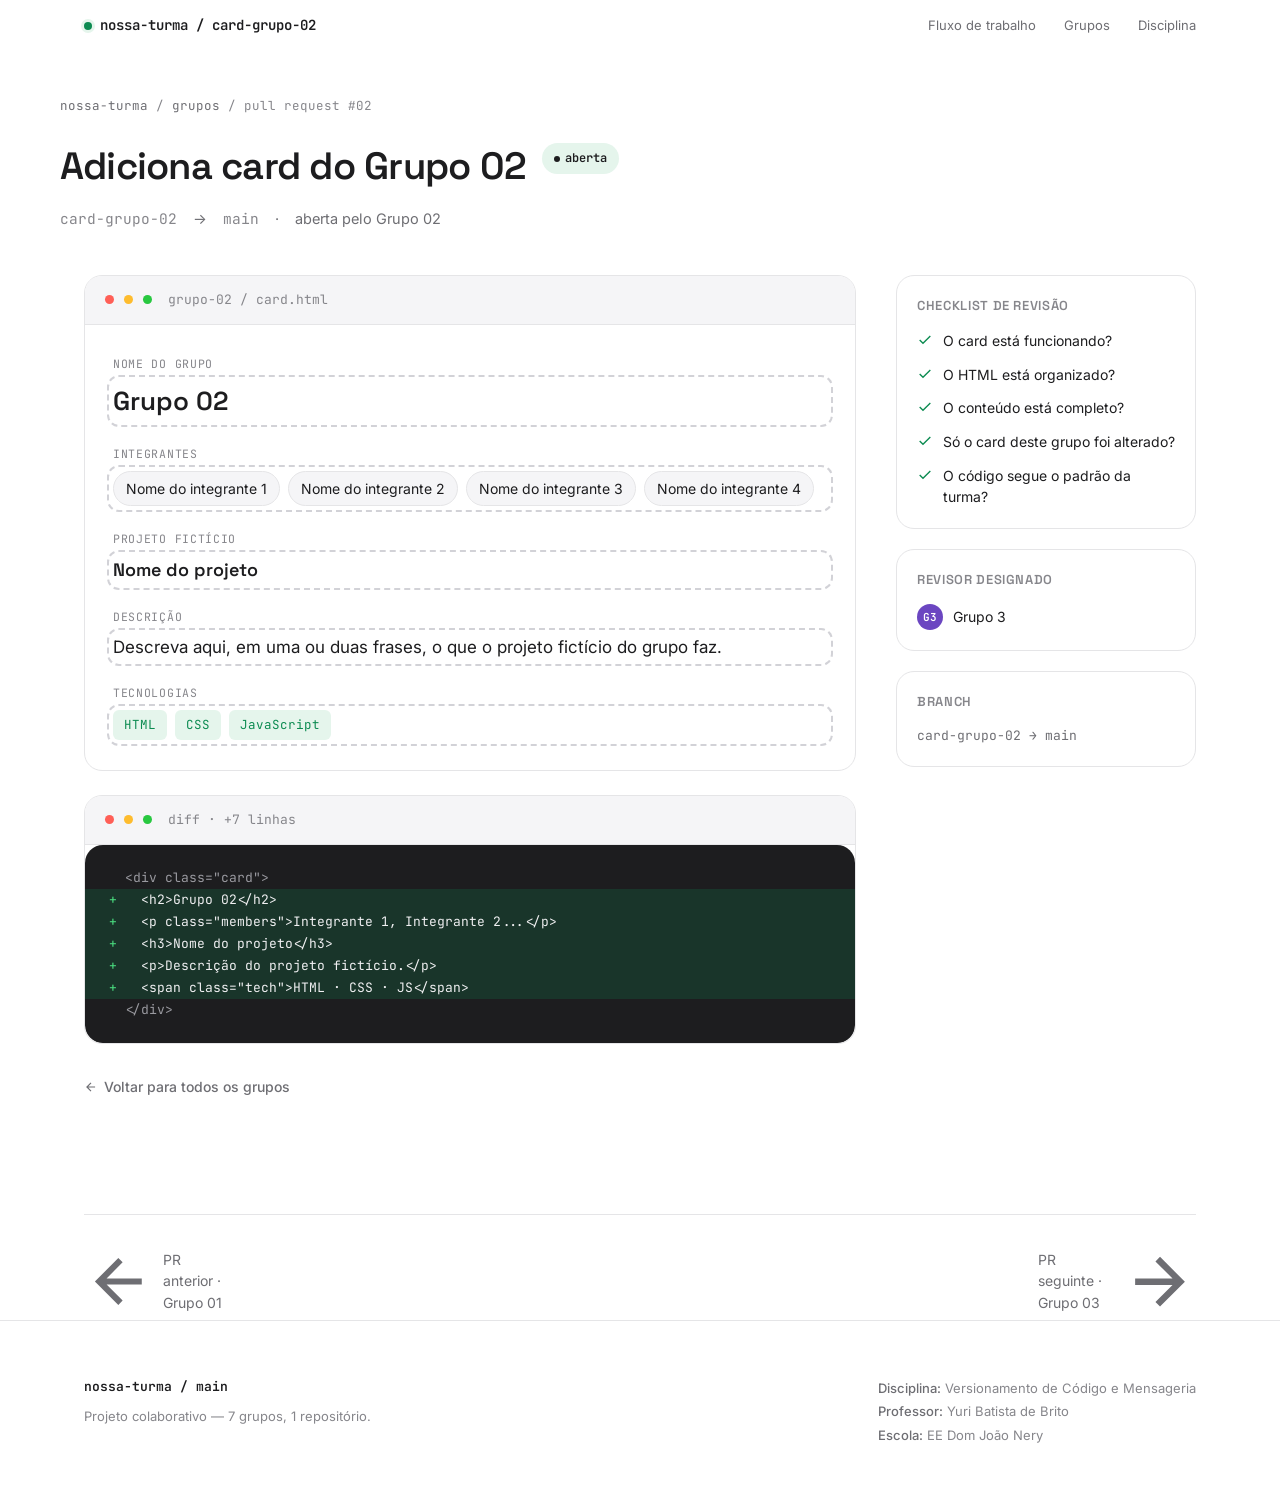
<file: paginas/grupo-02.html>
<!DOCTYPE html>
<html lang="pt-BR">
<head>
<meta charset="UTF-8">
<meta name="viewport" content="width=device-width, initial-scale=1.0">
<title>Grupo 02 · Pull Request #02 — Nossa Turma no GitHub</title>
<meta name="description" content="Card do Grupo 02 para a atividade de Versionamento de Código e Mensageria — EE Dom João Nery.">
<link rel="stylesheet" href="../css/style.css">
</head>
<body>

<nav class="nav" id="nav">
  <div class="nav__inner">
    <div class="nav__brand"><span class="dot"></span> nossa-turma / card-grupo-02</div>
    <div class="nav__links">
      <a href="../index.html#fluxo">Fluxo de trabalho</a>
      <a href="../index.html#grupos">Grupos</a>
      <a href="../index.html#sobre">Disciplina</a>
    </div>
  </div>
</nav>

<div class="wrap pr-header">
  <div class="breadcrumb">
    <a href="../index.html">nossa-turma</a> / <a href="../index.html#grupos">grupos</a> / <span>pull request #02</span>
  </div>

  <div class="pr-title">
    <div>
      <h1>Adiciona card do Grupo 02</h1>
      <p class="pr-sub">
        <span class="mono">card-grupo-02</span> → <span class="mono">main</span>
        <span>·</span>
        <span>aberta pelo Grupo 02</span>
      </p>
    </div>
    <span class="status is-open"><span class="dot"></span> aberta</span>
  </div>
</div>

<div class="wrap pr-body">

  <main>

    <div class="card-box">
      <div class="card-box__head">
        <span class="dot red"></span><span class="dot yellow"></span><span class="dot green"></span>
        <span class="file">grupo-02 / card.html</span>
      </div>
      <div class="card-box__body">

        <div class="field">
          <span class="field-label">Nome do grupo</span>
          <p class="group-name editable">Grupo 02</p>
        </div>

        <div class="field">
          <span class="field-label">Integrantes</span>
          <ul class="member-list editable">
            <li>Nome do integrante 1</li>
            <li>Nome do integrante 2</li>
            <li>Nome do integrante 3</li>
            <li>Nome do integrante 4</li>
          </ul>
        </div>

        <div class="field">
          <span class="field-label">Projeto fictício</span>
          <p class="project-name editable">Nome do projeto</p>
        </div>

        <div class="field">
          <span class="field-label">Descrição</span>
          <p class="editable">Descreva aqui, em uma ou duas frases, o que o projeto fictício do grupo faz.</p>
        </div>

        <div class="field">
          <span class="field-label">Tecnologias</span>
          <ul class="tech-list editable">
            <li>HTML</li>
            <li>CSS</li>
            <li>JavaScript</li>
          </ul>
        </div>

      </div>
    </div>

    <div class="card-box">
      <div class="card-box__head">
        <span class="dot red"></span><span class="dot yellow"></span><span class="dot green"></span>
        <span class="file">diff · +7 linhas</span>
      </div>
      <div class="diff">
        <div class="line ctx">&lt;div class="card"&gt;</div>
        <div class="line add">  &lt;h2&gt;Grupo 02&lt;/h2&gt;</div>
        <div class="line add">  &lt;p class="members"&gt;Integrante 1, Integrante 2...&lt;/p&gt;</div>
        <div class="line add">  &lt;h3&gt;Nome do projeto&lt;/h3&gt;</div>
        <div class="line add">  &lt;p&gt;Descrição do projeto fictício.&lt;/p&gt;</div>
        <div class="line add">  &lt;span class="tech"&gt;HTML · CSS · JS&lt;/span&gt;</div>
        <div class="line ctx">&lt;/div&gt;</div>
      </div>
    </div>

    <a class="back-link" href="../index.html#grupos">
      <svg viewBox="0 0 24 24" fill="none" stroke="currentColor" stroke-width="2"><path d="M19 12H5M12 19l-7-7 7-7"/></svg>
      Voltar para todos os grupos
    </a>

  </main>

  <aside>
    <div class="sidebar-box">
      <h4>Checklist de revisão</h4>
      <ul class="checklist">
        <li><svg viewBox="0 0 24 24" fill="none" stroke="currentColor" stroke-width="2"><path d="M20 6 9 17l-5-5"/></svg> O card está funcionando?</li>
        <li><svg viewBox="0 0 24 24" fill="none" stroke="currentColor" stroke-width="2"><path d="M20 6 9 17l-5-5"/></svg> O HTML está organizado?</li>
        <li><svg viewBox="0 0 24 24" fill="none" stroke="currentColor" stroke-width="2"><path d="M20 6 9 17l-5-5"/></svg> O conteúdo está completo?</li>
        <li><svg viewBox="0 0 24 24" fill="none" stroke="currentColor" stroke-width="2"><path d="M20 6 9 17l-5-5"/></svg> Só o card deste grupo foi alterado?</li>
        <li><svg viewBox="0 0 24 24" fill="none" stroke="currentColor" stroke-width="2"><path d="M20 6 9 17l-5-5"/></svg> O código segue o padrão da turma?</li>
      </ul>
    </div>

    <div class="sidebar-box">
      <h4>Revisor designado</h4>
      <div class="reviewer-row">
        <span class="avatar" style="background: var(--accent-purple);">G3</span>
        Grupo 3
      </div>
    </div>

    <div class="sidebar-box">
      <h4>Branch</h4>
      <p class="mono" style="font-family: var(--font-mono); font-size: 13px; color: var(--text-secondary);">card-grupo-02 → main</p>
    </div>
  </aside>

</div>

<div class="wrap">
  <div class="nav-groups">
    <a href="grupo-01.html">
      <svg viewBox="0 0 24 24" fill="none" stroke="currentColor" stroke-width="2"><path d="M19 12H5M12 19l-7-7 7-7"/></svg>
      PR anterior · Grupo 01
    </a>
    <a href="grupo-03.html">
      PR seguinte · Grupo 03
      <svg viewBox="0 0 24 24" fill="none" stroke="currentColor" stroke-width="2"><path d="M5 12h14M12 5l7 7-7 7"/></svg>
    </a>
  </div>
</div>

<footer class="footer">
  <div class="wrap footer__inner">
    <div>
      <div class="footer__brand">nossa-turma / main</div>
      <p class="footer__meta" style="margin-top:8px;">Projeto colaborativo — 7 grupos, 1 repositório.</p>
    </div>
    <div class="footer__meta">
      <div><strong>Disciplina:</strong> Versionamento de Código e Mensageria</div>
      <div><strong>Professor:</strong> Yuri Batista de Brito</div>
      <div><strong>Escola:</strong> EE Dom João Nery</div>
    </div>
  </div>
</footer>

<script src="../js/main.js"></script>
</body>
</html>
</file>
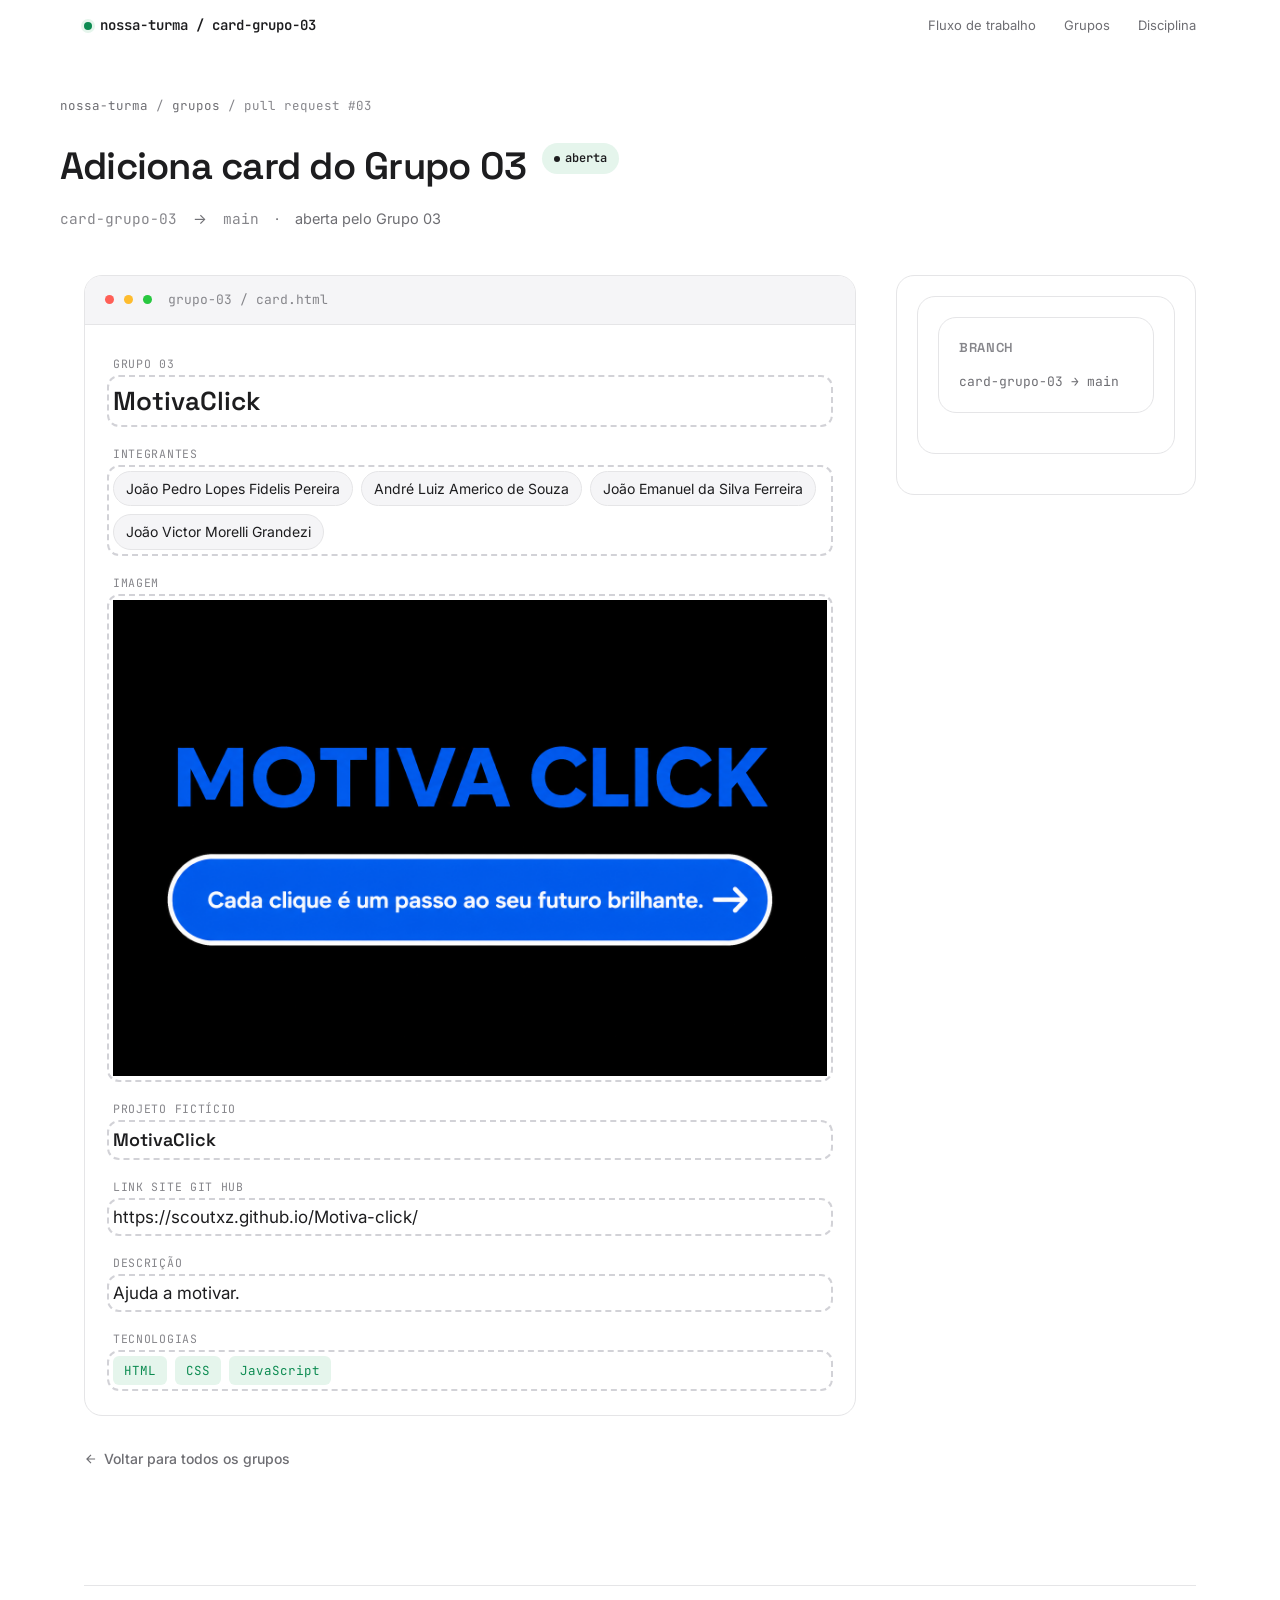
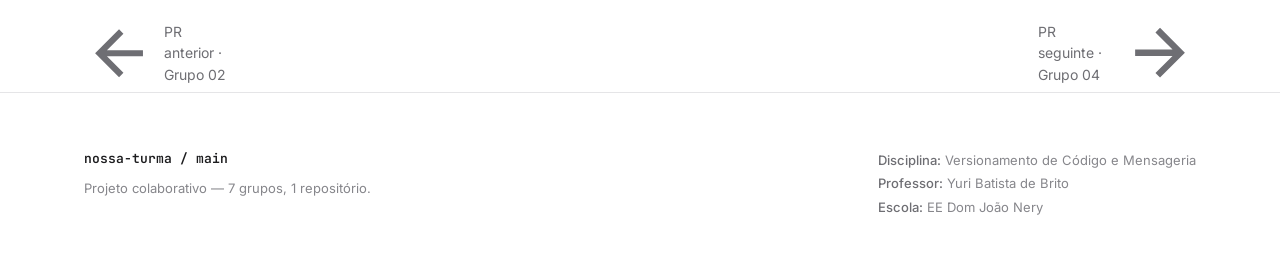
<file: paginas/grupo-03.html>
<!DOCTYPE html>
<html lang="pt-BR">
<head>
<meta charset="UTF-8">
<meta name="viewport" content="width=device-width, initial-scale=1.0">
<title>Grupo 03 · Pull Request #03 — Nossa Turma no GitHub</title>
<meta name="description" content="Card do Grupo 03 para a atividade de Versionamento de Código e Mensageria — EE Dom João Nery.">
<link rel="stylesheet" href="../css/style.css">
</head>
<body>

<nav class="nav" id="nav">
  <div class="nav__inner">
    <div class="nav__brand"><span class="dot"></span> nossa-turma / card-grupo-03</div>
    <div class="nav__links">
      <a href="../index.html#fluxo">Fluxo de trabalho</a>
      <a href="../index.html#grupos">Grupos</a>
      <a href="../index.html#sobre">Disciplina</a>
    </div>
  </div>
</nav>

<div class="wrap pr-header">
  <div class="breadcrumb">
    <a href="../index.html">nossa-turma</a> / <a href="../index.html#grupos">grupos</a> / <span>pull request #03</span>
  </div>

  <div class="pr-title">
    <div>
      <h1>Adiciona card do Grupo 03</h1>
      <p class="pr-sub">
        <span class="mono">card-grupo-03</span> → <span class="mono">main</span>
        <span>·</span>
        <span>aberta pelo Grupo 03</span>
      </p>
    </div>
    <span class="status is-open"><span class="dot"></span> aberta</span>
  </div>
</div>

<div class="wrap pr-body">

  <main>

    <div class="card-box">
      <div class="card-box__head">
        <span class="dot red"></span><span class="dot yellow"></span><span class="dot green"></span>
        <span class="file">grupo-03 / card.html</span>
      </div>
      <div class="card-box__body">

        <div class="field">
          <span class="field-label">Grupo 03</span>
          <p class="group-name editable">MotivaClick</p>
        </div>

        <div class="field">
          <span class="field-label">Integrantes</span>
          <ul class="member-list editable">
            <li>João Pedro Lopes Fidelis Pereira</li>
            <li>André Luiz Americo de Souza</li>
            <li>João Emanuel da Silva Ferreira</li>
            <li>João Victor Morelli Grandezi</li>
          </ul>
        </div>

        <div class="field">
          <span class="field-label">Imagem</span>
          <p class="project-name editable"><img src="motiva.png"></p>
        </div>

        <div class="field">
          <span class="field-label">Projeto fictício</span>
          <p class="project-name editable">MotivaClick</p>
        </div>

        <div class="field">
          <span class="field-label">Link Site git hub</span>
          <p class="editable">https://scoutxz.github.io/Motiva-click/</p>
        </div>

        <div class="field">
          <span class="field-label">Descrição</span>
          <p class="editable">Ajuda a motivar.</p>
        </div>

        <div class="field">
          <span class="field-label">Tecnologias</span>
          <ul class="tech-list editable">
            <li>HTML</li>
            <li>CSS</li>
            <li>JavaScript</li>
          </ul>
        </div>

      </div>
    </div>

    <a class="back-link" href="../index.html#grupos">
      <svg viewBox="0 0 24 24" fill="none" stroke="currentColor" stroke-width="2"><path d="M19 12H5M12 19l-7-7 7-7"/></svg>
      Voltar para todos os grupos
    </a>

  </main>

  <aside>
    <div class="sidebar-box">

    <div class="sidebar-box">

    <div class="sidebar-box">
      <h4>Branch</h4>
      <p class="mono" style="font-family: var(--font-mono); font-size: 13px; color: var(--text-secondary);">card-grupo-03 → main</p>
    </div>
  </aside>

</div>

<div class="wrap">
  <div class="nav-groups">
    <a href="grupo-02.html">
      <svg viewBox="0 0 24 24" fill="none" stroke="currentColor" stroke-width="2"><path d="M19 12H5M12 19l-7-7 7-7"/></svg>
      PR anterior · Grupo 02
    </a>
    <a href="grupo-04.html">
      PR seguinte · Grupo 04
      <svg viewBox="0 0 24 24" fill="none" stroke="currentColor" stroke-width="2"><path d="M5 12h14M12 5l7 7-7 7"/></svg>
    </a>
  </div>
</div>

<footer class="footer">
  <div class="wrap footer__inner">
    <div>
      <div class="footer__brand">nossa-turma / main</div>
      <p class="footer__meta" style="margin-top:8px;">Projeto colaborativo — 7 grupos, 1 repositório.</p>
    </div>
    <div class="footer__meta">
      <div><strong>Disciplina:</strong> Versionamento de Código e Mensageria</div>
      <div><strong>Professor:</strong> Yuri Batista de Brito</div>
      <div><strong>Escola:</strong> EE Dom João Nery</div>
    </div>
  </div>
</footer>

<script src="../js/main.js"></script>
</body>
</html>
</file>
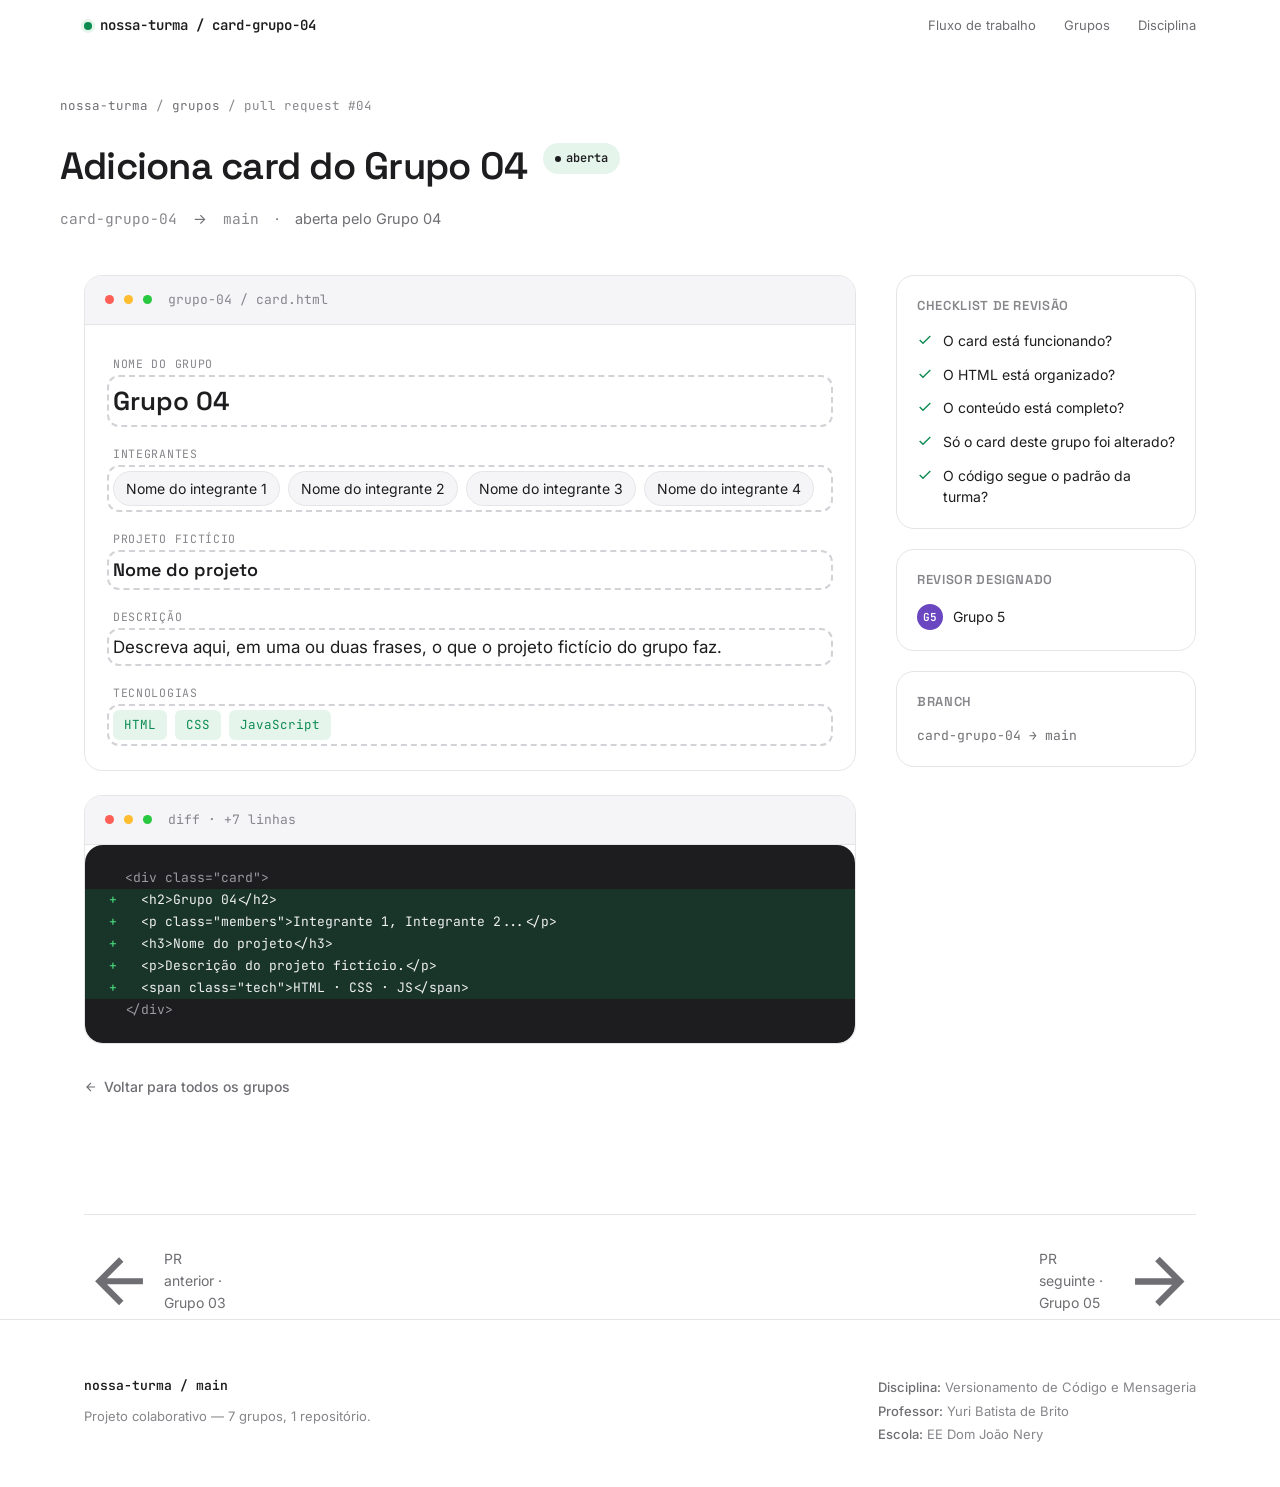
<file: paginas/grupo-04.html>
<!DOCTYPE html>
<html lang="pt-BR">
<head>
<meta charset="UTF-8">
<meta name="viewport" content="width=device-width, initial-scale=1.0">
<title>Grupo 04 · Pull Request #04 — Nossa Turma no GitHub</title>
<meta name="description" content="Card do Grupo 04 para a atividade de Versionamento de Código e Mensageria — EE Dom João Nery.">
<link rel="stylesheet" href="../css/style.css">
</head>
<body>

<nav class="nav" id="nav">
  <div class="nav__inner">
    <div class="nav__brand"><span class="dot"></span> nossa-turma / card-grupo-04</div>
    <div class="nav__links">
      <a href="../index.html#fluxo">Fluxo de trabalho</a>
      <a href="../index.html#grupos">Grupos</a>
      <a href="../index.html#sobre">Disciplina</a>
    </div>
  </div>
</nav>

<div class="wrap pr-header">
  <div class="breadcrumb">
    <a href="../index.html">nossa-turma</a> / <a href="../index.html#grupos">grupos</a> / <span>pull request #04</span>
  </div>

  <div class="pr-title">
    <div>
      <h1>Adiciona card do Grupo 04</h1>
      <p class="pr-sub">
        <span class="mono">card-grupo-04</span> → <span class="mono">main</span>
        <span>·</span>
        <span>aberta pelo Grupo 04</span>
      </p>
    </div>
    <span class="status is-open"><span class="dot"></span> aberta</span>
  </div>
</div>

<div class="wrap pr-body">

  <main>

    <div class="card-box">
      <div class="card-box__head">
        <span class="dot red"></span><span class="dot yellow"></span><span class="dot green"></span>
        <span class="file">grupo-04 / card.html</span>
      </div>
      <div class="card-box__body">

        <div class="field">
          <span class="field-label">Nome do grupo</span>
          <p class="group-name editable">Grupo 04</p>
        </div>

        <div class="field">
          <span class="field-label">Integrantes</span>
          <ul class="member-list editable">
            <li>Nome do integrante 1</li>
            <li>Nome do integrante 2</li>
            <li>Nome do integrante 3</li>
            <li>Nome do integrante 4</li>
          </ul>
        </div>

        <div class="field">
          <span class="field-label">Projeto fictício</span>
          <p class="project-name editable">Nome do projeto</p>
        </div>

        <div class="field">
          <span class="field-label">Descrição</span>
          <p class="editable">Descreva aqui, em uma ou duas frases, o que o projeto fictício do grupo faz.</p>
        </div>

        <div class="field">
          <span class="field-label">Tecnologias</span>
          <ul class="tech-list editable">
            <li>HTML</li>
            <li>CSS</li>
            <li>JavaScript</li>
          </ul>
        </div>

      </div>
    </div>

    <div class="card-box">
      <div class="card-box__head">
        <span class="dot red"></span><span class="dot yellow"></span><span class="dot green"></span>
        <span class="file">diff · +7 linhas</span>
      </div>
      <div class="diff">
        <div class="line ctx">&lt;div class="card"&gt;</div>
        <div class="line add">  &lt;h2&gt;Grupo 04&lt;/h2&gt;</div>
        <div class="line add">  &lt;p class="members"&gt;Integrante 1, Integrante 2...&lt;/p&gt;</div>
        <div class="line add">  &lt;h3&gt;Nome do projeto&lt;/h3&gt;</div>
        <div class="line add">  &lt;p&gt;Descrição do projeto fictício.&lt;/p&gt;</div>
        <div class="line add">  &lt;span class="tech"&gt;HTML · CSS · JS&lt;/span&gt;</div>
        <div class="line ctx">&lt;/div&gt;</div>
      </div>
    </div>

    <a class="back-link" href="../index.html#grupos">
      <svg viewBox="0 0 24 24" fill="none" stroke="currentColor" stroke-width="2"><path d="M19 12H5M12 19l-7-7 7-7"/></svg>
      Voltar para todos os grupos
    </a>

  </main>

  <aside>
    <div class="sidebar-box">
      <h4>Checklist de revisão</h4>
      <ul class="checklist">
        <li><svg viewBox="0 0 24 24" fill="none" stroke="currentColor" stroke-width="2"><path d="M20 6 9 17l-5-5"/></svg> O card está funcionando?</li>
        <li><svg viewBox="0 0 24 24" fill="none" stroke="currentColor" stroke-width="2"><path d="M20 6 9 17l-5-5"/></svg> O HTML está organizado?</li>
        <li><svg viewBox="0 0 24 24" fill="none" stroke="currentColor" stroke-width="2"><path d="M20 6 9 17l-5-5"/></svg> O conteúdo está completo?</li>
        <li><svg viewBox="0 0 24 24" fill="none" stroke="currentColor" stroke-width="2"><path d="M20 6 9 17l-5-5"/></svg> Só o card deste grupo foi alterado?</li>
        <li><svg viewBox="0 0 24 24" fill="none" stroke="currentColor" stroke-width="2"><path d="M20 6 9 17l-5-5"/></svg> O código segue o padrão da turma?</li>
      </ul>
    </div>

    <div class="sidebar-box">
      <h4>Revisor designado</h4>
      <div class="reviewer-row">
        <span class="avatar" style="background: var(--accent-purple);">G5</span>
        Grupo 5
      </div>
    </div>

    <div class="sidebar-box">
      <h4>Branch</h4>
      <p class="mono" style="font-family: var(--font-mono); font-size: 13px; color: var(--text-secondary);">card-grupo-04 → main</p>
    </div>
  </aside>

</div>

<div class="wrap">
  <div class="nav-groups">
    <a href="grupo-03.html">
      <svg viewBox="0 0 24 24" fill="none" stroke="currentColor" stroke-width="2"><path d="M19 12H5M12 19l-7-7 7-7"/></svg>
      PR anterior · Grupo 03
    </a>
    <a href="grupo-05.html">
      PR seguinte · Grupo 05
      <svg viewBox="0 0 24 24" fill="none" stroke="currentColor" stroke-width="2"><path d="M5 12h14M12 5l7 7-7 7"/></svg>
    </a>
  </div>
</div>

<footer class="footer">
  <div class="wrap footer__inner">
    <div>
      <div class="footer__brand">nossa-turma / main</div>
      <p class="footer__meta" style="margin-top:8px;">Projeto colaborativo — 7 grupos, 1 repositório.</p>
    </div>
    <div class="footer__meta">
      <div><strong>Disciplina:</strong> Versionamento de Código e Mensageria</div>
      <div><strong>Professor:</strong> Yuri Batista de Brito</div>
      <div><strong>Escola:</strong> EE Dom João Nery</div>
    </div>
  </div>
</footer>

<script src="../js/main.js"></script>
</body>
</html>
</file>
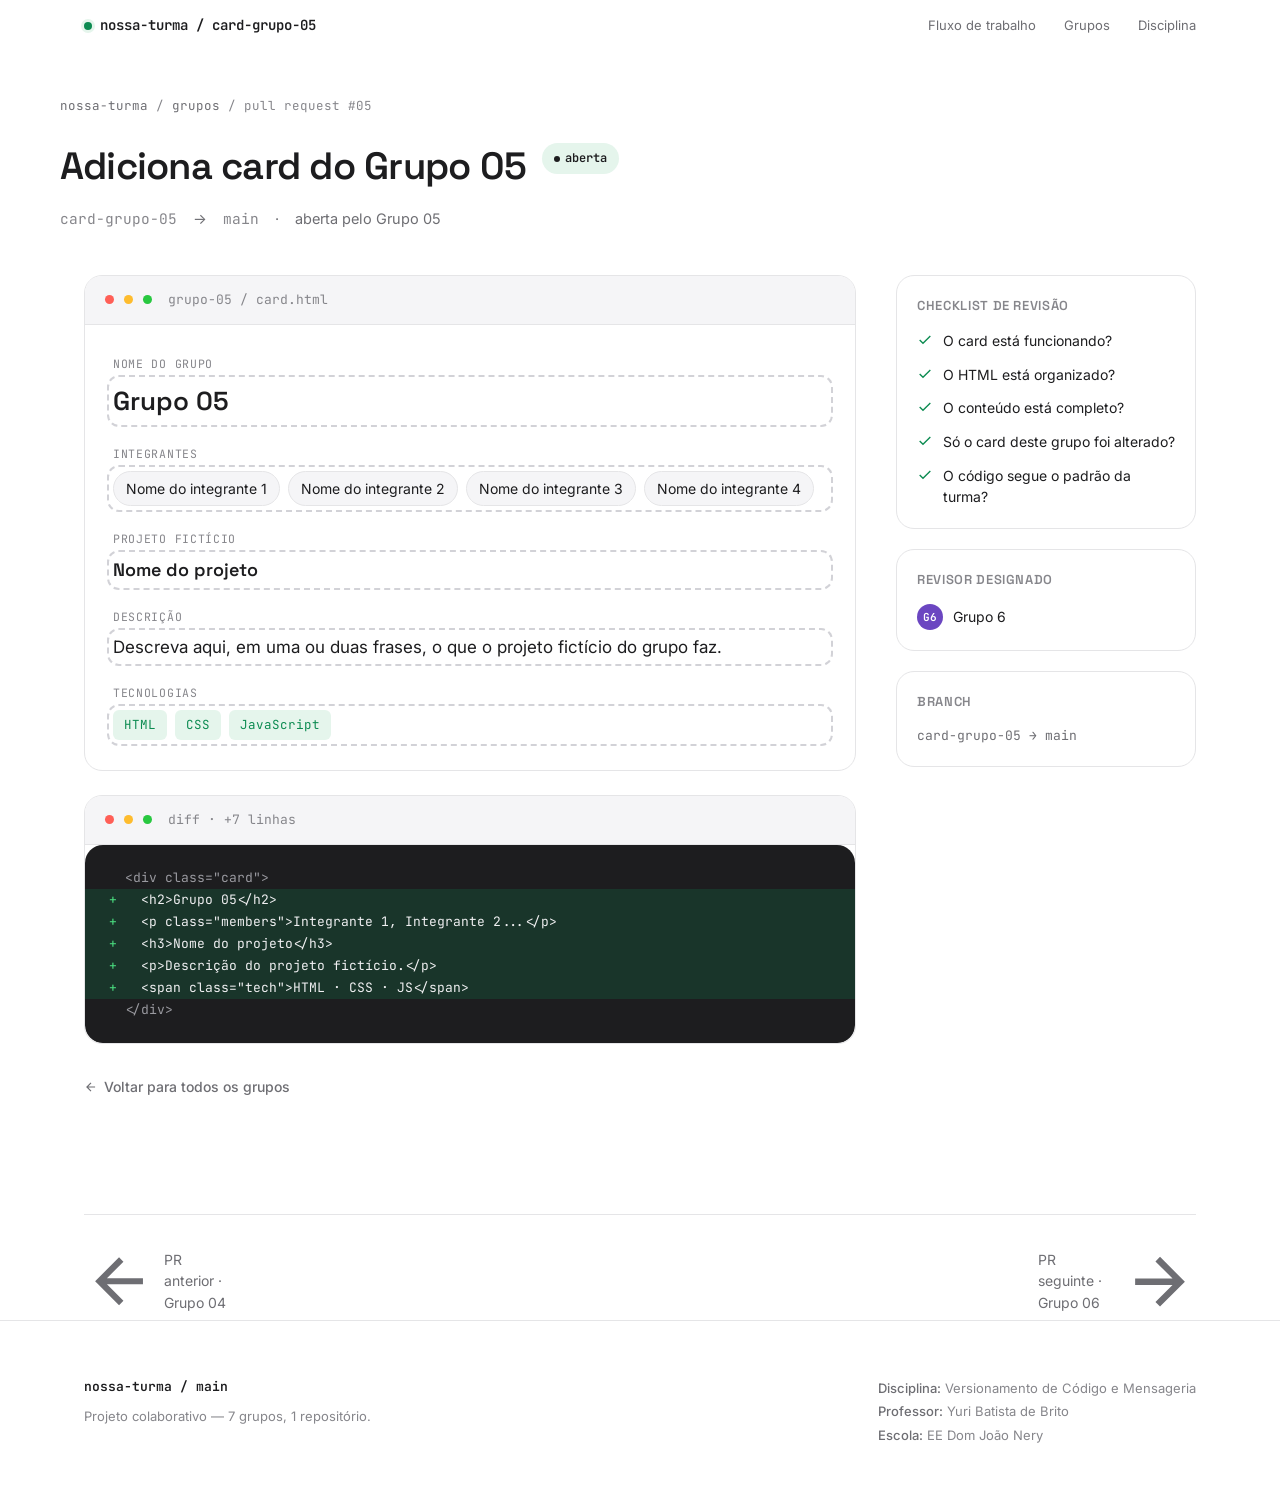
<file: paginas/grupo-05.html>
<!DOCTYPE html>
<html lang="pt-BR">
<head>
<meta charset="UTF-8">
<meta name="viewport" content="width=device-width, initial-scale=1.0">
<title>Grupo 05 · Pull Request #05 — Nossa Turma no GitHub</title>
<meta name="description" content="Card do Grupo 05 para a atividade de Versionamento de Código e Mensageria — EE Dom João Nery.">
<link rel="stylesheet" href="../css/style.css">
</head>
<body>

<nav class="nav" id="nav">
  <div class="nav__inner">
    <div class="nav__brand"><span class="dot"></span> nossa-turma / card-grupo-05</div>
    <div class="nav__links">
      <a href="../index.html#fluxo">Fluxo de trabalho</a>
      <a href="../index.html#grupos">Grupos</a>
      <a href="../index.html#sobre">Disciplina</a>
    </div>
  </div>
</nav>

<div class="wrap pr-header">
  <div class="breadcrumb">
    <a href="../index.html">nossa-turma</a> / <a href="../index.html#grupos">grupos</a> / <span>pull request #05</span>
  </div>

  <div class="pr-title">
    <div>
      <h1>Adiciona card do Grupo 05</h1>
      <p class="pr-sub">
        <span class="mono">card-grupo-05</span> → <span class="mono">main</span>
        <span>·</span>
        <span>aberta pelo Grupo 05</span>
      </p>
    </div>
    <span class="status is-open"><span class="dot"></span> aberta</span>
  </div>
</div>

<div class="wrap pr-body">

  <main>

    <div class="card-box">
      <div class="card-box__head">
        <span class="dot red"></span><span class="dot yellow"></span><span class="dot green"></span>
        <span class="file">grupo-05 / card.html</span>
      </div>
      <div class="card-box__body">

        <div class="field">
          <span class="field-label">Nome do grupo</span>
          <p class="group-name editable">Grupo 05</p>
        </div>

        <div class="field">
          <span class="field-label">Integrantes</span>
          <ul class="member-list editable">
            <li>Nome do integrante 1</li>
            <li>Nome do integrante 2</li>
            <li>Nome do integrante 3</li>
            <li>Nome do integrante 4</li>
          </ul>
        </div>

        <div class="field">
          <span class="field-label">Projeto fictício</span>
          <p class="project-name editable">Nome do projeto</p>
        </div>

        <div class="field">
          <span class="field-label">Descrição</span>
          <p class="editable">Descreva aqui, em uma ou duas frases, o que o projeto fictício do grupo faz.</p>
        </div>

        <div class="field">
          <span class="field-label">Tecnologias</span>
          <ul class="tech-list editable">
            <li>HTML</li>
            <li>CSS</li>
            <li>JavaScript</li>
          </ul>
        </div>

      </div>
    </div>

    <div class="card-box">
      <div class="card-box__head">
        <span class="dot red"></span><span class="dot yellow"></span><span class="dot green"></span>
        <span class="file">diff · +7 linhas</span>
      </div>
      <div class="diff">
        <div class="line ctx">&lt;div class="card"&gt;</div>
        <div class="line add">  &lt;h2&gt;Grupo 05&lt;/h2&gt;</div>
        <div class="line add">  &lt;p class="members"&gt;Integrante 1, Integrante 2...&lt;/p&gt;</div>
        <div class="line add">  &lt;h3&gt;Nome do projeto&lt;/h3&gt;</div>
        <div class="line add">  &lt;p&gt;Descrição do projeto fictício.&lt;/p&gt;</div>
        <div class="line add">  &lt;span class="tech"&gt;HTML · CSS · JS&lt;/span&gt;</div>
        <div class="line ctx">&lt;/div&gt;</div>
      </div>
    </div>

    <a class="back-link" href="../index.html#grupos">
      <svg viewBox="0 0 24 24" fill="none" stroke="currentColor" stroke-width="2"><path d="M19 12H5M12 19l-7-7 7-7"/></svg>
      Voltar para todos os grupos
    </a>

  </main>

  <aside>
    <div class="sidebar-box">
      <h4>Checklist de revisão</h4>
      <ul class="checklist">
        <li><svg viewBox="0 0 24 24" fill="none" stroke="currentColor" stroke-width="2"><path d="M20 6 9 17l-5-5"/></svg> O card está funcionando?</li>
        <li><svg viewBox="0 0 24 24" fill="none" stroke="currentColor" stroke-width="2"><path d="M20 6 9 17l-5-5"/></svg> O HTML está organizado?</li>
        <li><svg viewBox="0 0 24 24" fill="none" stroke="currentColor" stroke-width="2"><path d="M20 6 9 17l-5-5"/></svg> O conteúdo está completo?</li>
        <li><svg viewBox="0 0 24 24" fill="none" stroke="currentColor" stroke-width="2"><path d="M20 6 9 17l-5-5"/></svg> Só o card deste grupo foi alterado?</li>
        <li><svg viewBox="0 0 24 24" fill="none" stroke="currentColor" stroke-width="2"><path d="M20 6 9 17l-5-5"/></svg> O código segue o padrão da turma?</li>
      </ul>
    </div>

    <div class="sidebar-box">
      <h4>Revisor designado</h4>
      <div class="reviewer-row">
        <span class="avatar" style="background: var(--accent-purple);">G6</span>
        Grupo 6
      </div>
    </div>

    <div class="sidebar-box">
      <h4>Branch</h4>
      <p class="mono" style="font-family: var(--font-mono); font-size: 13px; color: var(--text-secondary);">card-grupo-05 → main</p>
    </div>
  </aside>

</div>

<div class="wrap">
  <div class="nav-groups">
    <a href="grupo-04.html">
      <svg viewBox="0 0 24 24" fill="none" stroke="currentColor" stroke-width="2"><path d="M19 12H5M12 19l-7-7 7-7"/></svg>
      PR anterior · Grupo 04
    </a>
    <a href="grupo-06.html">
      PR seguinte · Grupo 06
      <svg viewBox="0 0 24 24" fill="none" stroke="currentColor" stroke-width="2"><path d="M5 12h14M12 5l7 7-7 7"/></svg>
    </a>
  </div>
</div>

<footer class="footer">
  <div class="wrap footer__inner">
    <div>
      <div class="footer__brand">nossa-turma / main</div>
      <p class="footer__meta" style="margin-top:8px;">Projeto colaborativo — 7 grupos, 1 repositório.</p>
    </div>
    <div class="footer__meta">
      <div><strong>Disciplina:</strong> Versionamento de Código e Mensageria</div>
      <div><strong>Professor:</strong> Yuri Batista de Brito</div>
      <div><strong>Escola:</strong> EE Dom João Nery</div>
    </div>
  </div>
</footer>

<script src="../js/main.js"></script>
</body>
</html>
</file>
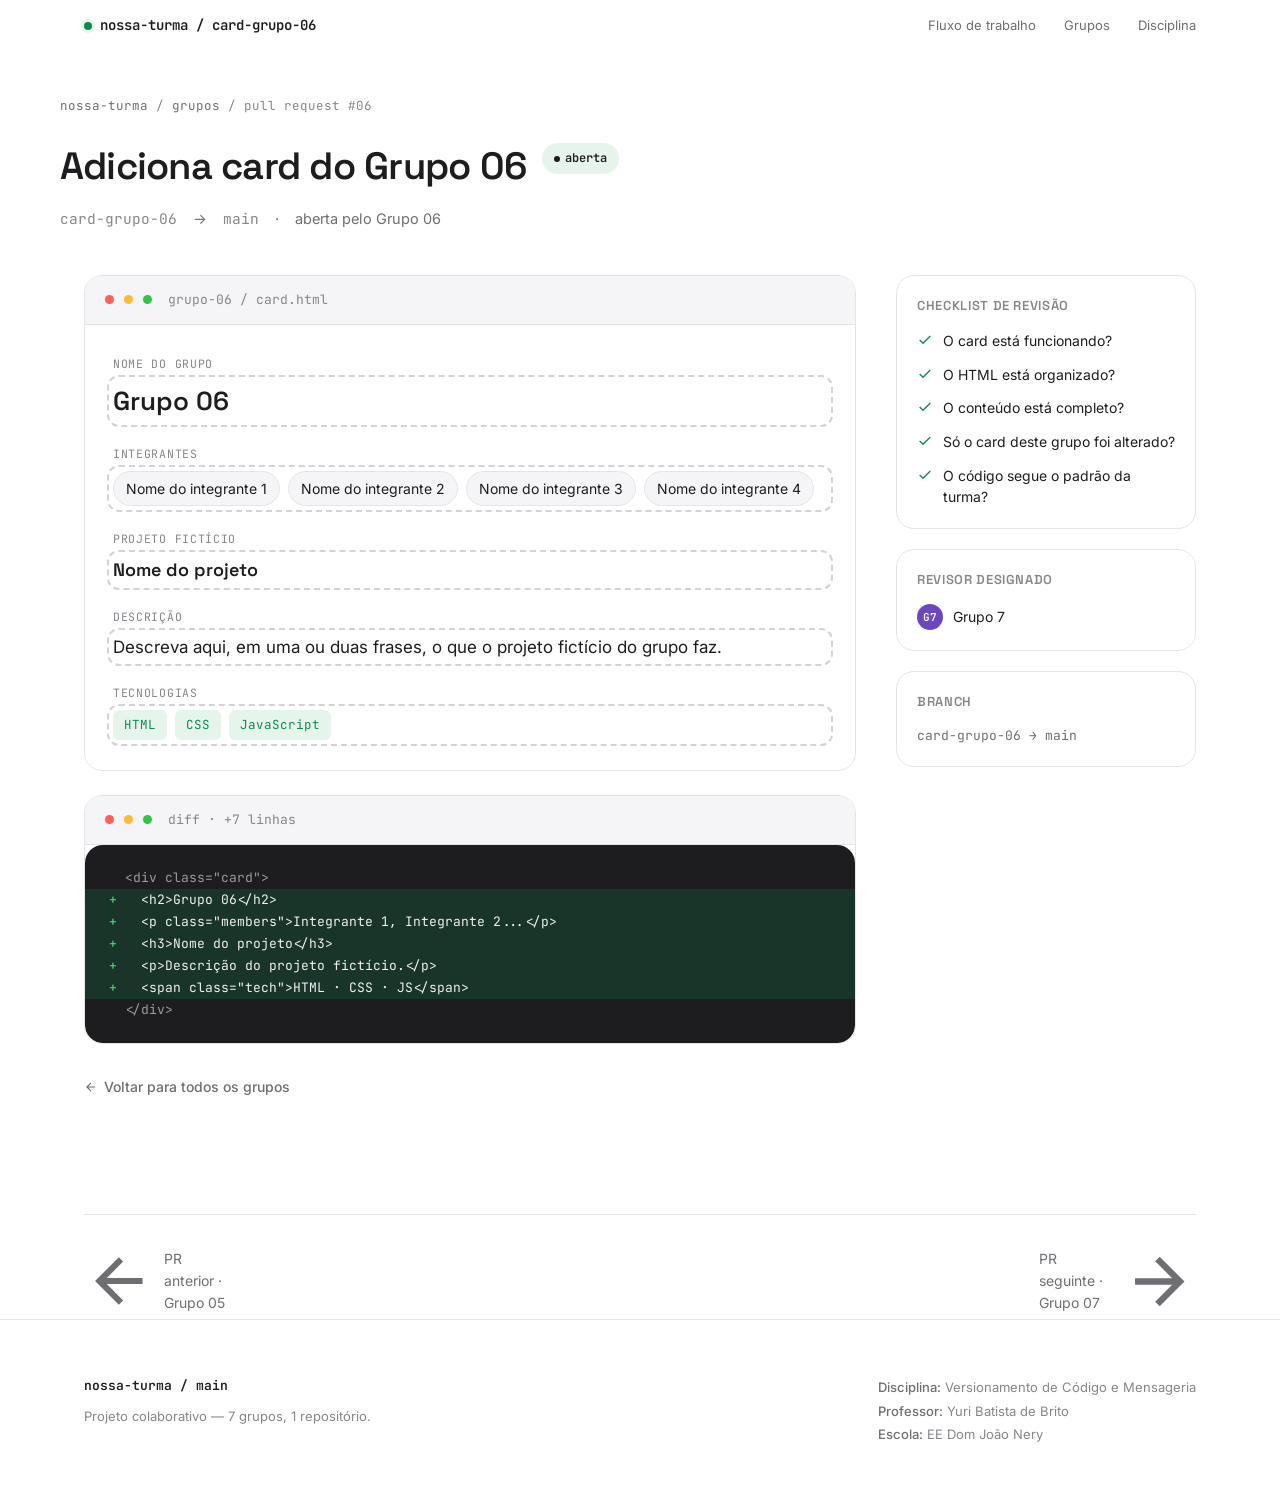
<file: paginas/grupo-06.html>
<!DOCTYPE html>
<html lang="pt-BR">
<head>
<meta charset="UTF-8">
<meta name="viewport" content="width=device-width, initial-scale=1.0">
<title>Grupo 06 · Pull Request #06 — Nossa Turma no GitHub</title>
<meta name="description" content="Card do Grupo 06 para a atividade de Versionamento de Código e Mensageria — EE Dom João Nery.">
<link rel="stylesheet" href="../css/style.css">
</head>
<body>

<nav class="nav" id="nav">
  <div class="nav__inner">
    <div class="nav__brand"><span class="dot"></span> nossa-turma / card-grupo-06</div>
    <div class="nav__links">
      <a href="../index.html#fluxo">Fluxo de trabalho</a>
      <a href="../index.html#grupos">Grupos</a>
      <a href="../index.html#sobre">Disciplina</a>
    </div>
  </div>
</nav>

<div class="wrap pr-header">
  <div class="breadcrumb">
    <a href="../index.html">nossa-turma</a> / <a href="../index.html#grupos">grupos</a> / <span>pull request #06</span>
  </div>

  <div class="pr-title">
    <div>
      <h1>Adiciona card do Grupo 06</h1>
      <p class="pr-sub">
        <span class="mono">card-grupo-06</span> → <span class="mono">main</span>
        <span>·</span>
        <span>aberta pelo Grupo 06</span>
      </p>
    </div>
    <span class="status is-open"><span class="dot"></span> aberta</span>
  </div>
</div>

<div class="wrap pr-body">

  <main>

    <div class="card-box">
      <div class="card-box__head">
        <span class="dot red"></span><span class="dot yellow"></span><span class="dot green"></span>
        <span class="file">grupo-06 / card.html</span>
      </div>
      <div class="card-box__body">

        <div class="field">
          <span class="field-label">Nome do grupo</span>
          <p class="group-name editable">Grupo 06</p>
        </div>

        <div class="field">
          <span class="field-label">Integrantes</span>
          <ul class="member-list editable">
            <li>Nome do integrante 1</li>
            <li>Nome do integrante 2</li>
            <li>Nome do integrante 3</li>
            <li>Nome do integrante 4</li>
          </ul>
        </div>

        <div class="field">
          <span class="field-label">Projeto fictício</span>
          <p class="project-name editable">Nome do projeto</p>
        </div>

        <div class="field">
          <span class="field-label">Descrição</span>
          <p class="editable">Descreva aqui, em uma ou duas frases, o que o projeto fictício do grupo faz.</p>
        </div>

        <div class="field">
          <span class="field-label">Tecnologias</span>
          <ul class="tech-list editable">
            <li>HTML</li>
            <li>CSS</li>
            <li>JavaScript</li>
          </ul>
        </div>

      </div>
    </div>

    <div class="card-box">
      <div class="card-box__head">
        <span class="dot red"></span><span class="dot yellow"></span><span class="dot green"></span>
        <span class="file">diff · +7 linhas</span>
      </div>
      <div class="diff">
        <div class="line ctx">&lt;div class="card"&gt;</div>
        <div class="line add">  &lt;h2&gt;Grupo 06&lt;/h2&gt;</div>
        <div class="line add">  &lt;p class="members"&gt;Integrante 1, Integrante 2...&lt;/p&gt;</div>
        <div class="line add">  &lt;h3&gt;Nome do projeto&lt;/h3&gt;</div>
        <div class="line add">  &lt;p&gt;Descrição do projeto fictício.&lt;/p&gt;</div>
        <div class="line add">  &lt;span class="tech"&gt;HTML · CSS · JS&lt;/span&gt;</div>
        <div class="line ctx">&lt;/div&gt;</div>
      </div>
    </div>

    <a class="back-link" href="../index.html#grupos">
      <svg viewBox="0 0 24 24" fill="none" stroke="currentColor" stroke-width="2"><path d="M19 12H5M12 19l-7-7 7-7"/></svg>
      Voltar para todos os grupos
    </a>

  </main>

  <aside>
    <div class="sidebar-box">
      <h4>Checklist de revisão</h4>
      <ul class="checklist">
        <li><svg viewBox="0 0 24 24" fill="none" stroke="currentColor" stroke-width="2"><path d="M20 6 9 17l-5-5"/></svg> O card está funcionando?</li>
        <li><svg viewBox="0 0 24 24" fill="none" stroke="currentColor" stroke-width="2"><path d="M20 6 9 17l-5-5"/></svg> O HTML está organizado?</li>
        <li><svg viewBox="0 0 24 24" fill="none" stroke="currentColor" stroke-width="2"><path d="M20 6 9 17l-5-5"/></svg> O conteúdo está completo?</li>
        <li><svg viewBox="0 0 24 24" fill="none" stroke="currentColor" stroke-width="2"><path d="M20 6 9 17l-5-5"/></svg> Só o card deste grupo foi alterado?</li>
        <li><svg viewBox="0 0 24 24" fill="none" stroke="currentColor" stroke-width="2"><path d="M20 6 9 17l-5-5"/></svg> O código segue o padrão da turma?</li>
      </ul>
    </div>

    <div class="sidebar-box">
      <h4>Revisor designado</h4>
      <div class="reviewer-row">
        <span class="avatar" style="background: var(--accent-purple);">G7</span>
        Grupo 7
      </div>
    </div>

    <div class="sidebar-box">
      <h4>Branch</h4>
      <p class="mono" style="font-family: var(--font-mono); font-size: 13px; color: var(--text-secondary);">card-grupo-06 → main</p>
    </div>
  </aside>

</div>

<div class="wrap">
  <div class="nav-groups">
    <a href="grupo-05.html">
      <svg viewBox="0 0 24 24" fill="none" stroke="currentColor" stroke-width="2"><path d="M19 12H5M12 19l-7-7 7-7"/></svg>
      PR anterior · Grupo 05
    </a>
    <a href="grupo-07.html">
      PR seguinte · Grupo 07
      <svg viewBox="0 0 24 24" fill="none" stroke="currentColor" stroke-width="2"><path d="M5 12h14M12 5l7 7-7 7"/></svg>
    </a>
  </div>
</div>

<footer class="footer">
  <div class="wrap footer__inner">
    <div>
      <div class="footer__brand">nossa-turma / main</div>
      <p class="footer__meta" style="margin-top:8px;">Projeto colaborativo — 7 grupos, 1 repositório.</p>
    </div>
    <div class="footer__meta">
      <div><strong>Disciplina:</strong> Versionamento de Código e Mensageria</div>
      <div><strong>Professor:</strong> Yuri Batista de Brito</div>
      <div><strong>Escola:</strong> EE Dom João Nery</div>
    </div>
  </div>
</footer>

<script src="../js/main.js"></script>
</body>
</html>
</file>
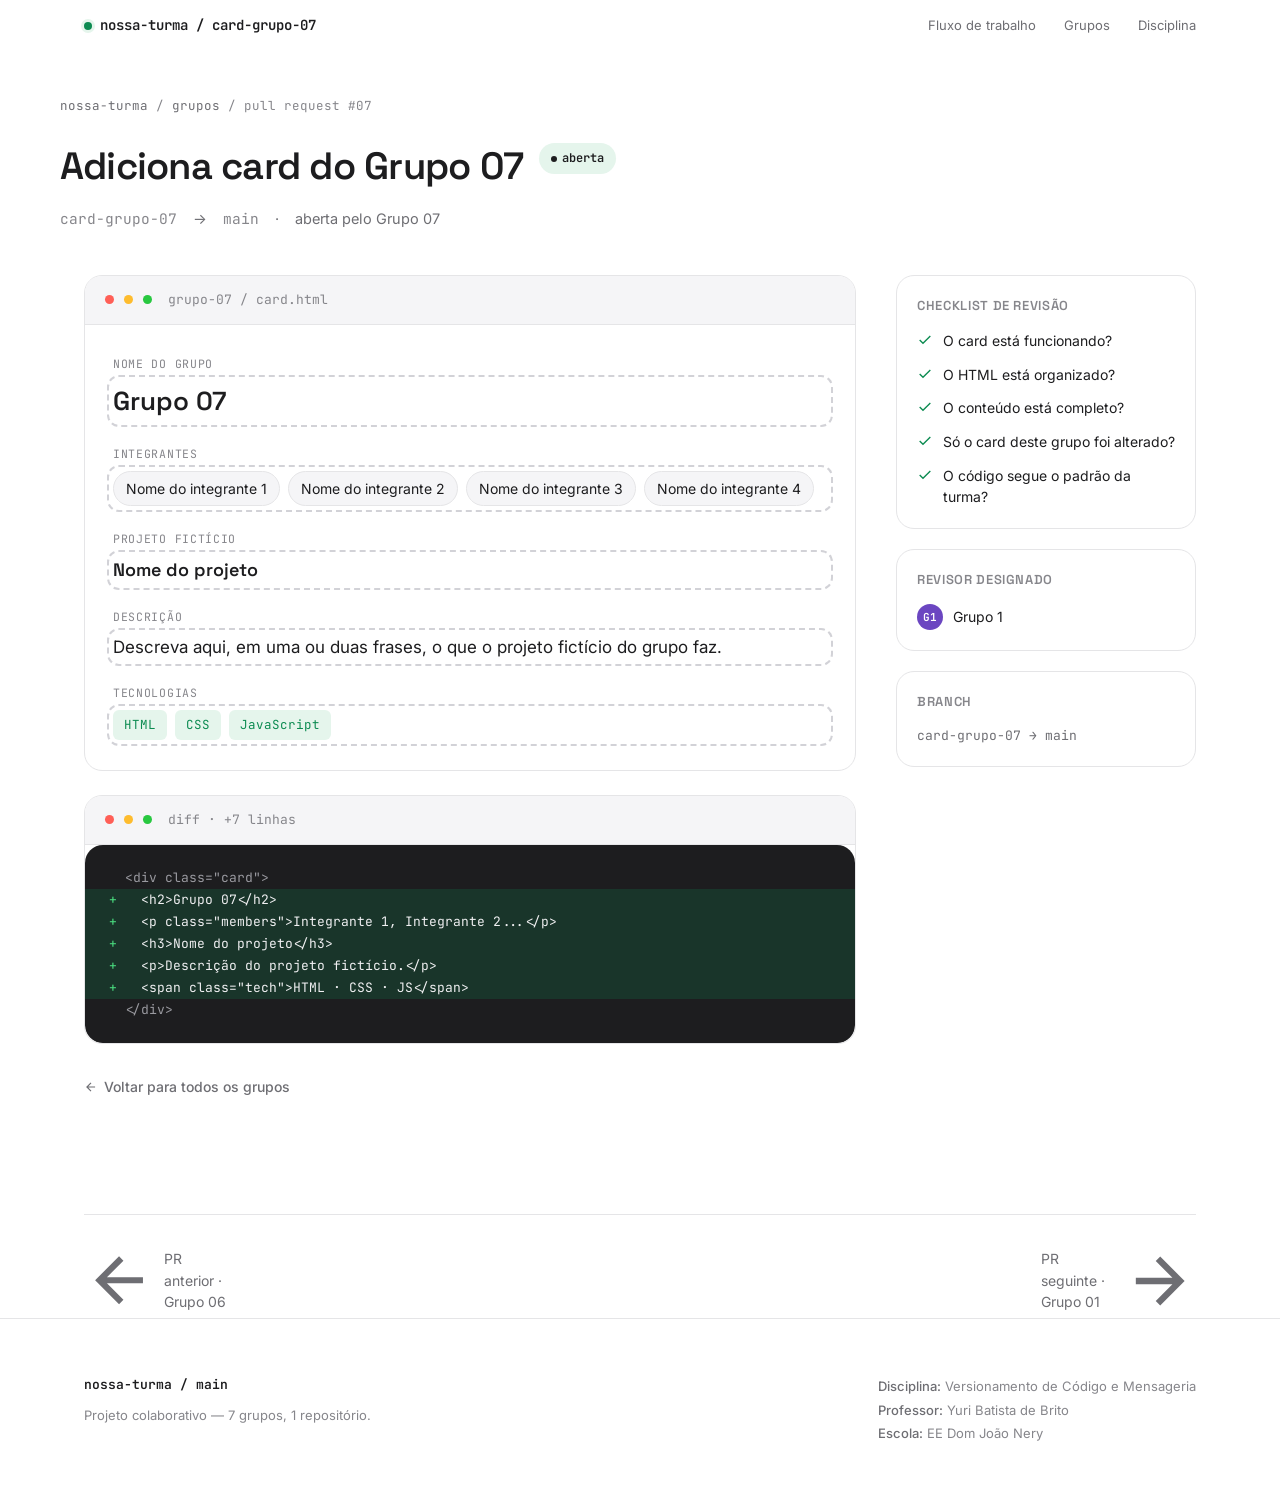
<file: paginas/grupo-07.html>
<!DOCTYPE html>
<html lang="pt-BR">
<head>
<meta charset="UTF-8">
<meta name="viewport" content="width=device-width, initial-scale=1.0">
<title>Grupo 07 · Pull Request #07 — Nossa Turma no GitHub</title>
<meta name="description" content="Card do Grupo 07 para a atividade de Versionamento de Código e Mensageria — EE Dom João Nery.">
<link rel="stylesheet" href="../css/style.css">
</head>
<body>

<nav class="nav" id="nav">
  <div class="nav__inner">
    <div class="nav__brand"><span class="dot"></span> nossa-turma / card-grupo-07</div>
    <div class="nav__links">
      <a href="../index.html#fluxo">Fluxo de trabalho</a>
      <a href="../index.html#grupos">Grupos</a>
      <a href="../index.html#sobre">Disciplina</a>
    </div>
  </div>
</nav>

<div class="wrap pr-header">
  <div class="breadcrumb">
    <a href="../index.html">nossa-turma</a> / <a href="../index.html#grupos">grupos</a> / <span>pull request #07</span>
  </div>

  <div class="pr-title">
    <div>
      <h1>Adiciona card do Grupo 07</h1>
      <p class="pr-sub">
        <span class="mono">card-grupo-07</span> → <span class="mono">main</span>
        <span>·</span>
        <span>aberta pelo Grupo 07</span>
      </p>
    </div>
    <span class="status is-open"><span class="dot"></span> aberta</span>
  </div>
</div>

<div class="wrap pr-body">

  <main>

    <div class="card-box">
      <div class="card-box__head">
        <span class="dot red"></span><span class="dot yellow"></span><span class="dot green"></span>
        <span class="file">grupo-07 / card.html</span>
      </div>
      <div class="card-box__body">

        <div class="field">
          <span class="field-label">Nome do grupo</span>
          <p class="group-name editable">Grupo 07</p>
        </div>

        <div class="field">
          <span class="field-label">Integrantes</span>
          <ul class="member-list editable">
            <li>Nome do integrante 1</li>
            <li>Nome do integrante 2</li>
            <li>Nome do integrante 3</li>
            <li>Nome do integrante 4</li>
          </ul>
        </div>

        <div class="field">
          <span class="field-label">Projeto fictício</span>
          <p class="project-name editable">Nome do projeto</p>
        </div>

        <div class="field">
          <span class="field-label">Descrição</span>
          <p class="editable">Descreva aqui, em uma ou duas frases, o que o projeto fictício do grupo faz.</p>
        </div>

        <div class="field">
          <span class="field-label">Tecnologias</span>
          <ul class="tech-list editable">
            <li>HTML</li>
            <li>CSS</li>
            <li>JavaScript</li>
          </ul>
        </div>

      </div>
    </div>

    <div class="card-box">
      <div class="card-box__head">
        <span class="dot red"></span><span class="dot yellow"></span><span class="dot green"></span>
        <span class="file">diff · +7 linhas</span>
      </div>
      <div class="diff">
        <div class="line ctx">&lt;div class="card"&gt;</div>
        <div class="line add">  &lt;h2&gt;Grupo 07&lt;/h2&gt;</div>
        <div class="line add">  &lt;p class="members"&gt;Integrante 1, Integrante 2...&lt;/p&gt;</div>
        <div class="line add">  &lt;h3&gt;Nome do projeto&lt;/h3&gt;</div>
        <div class="line add">  &lt;p&gt;Descrição do projeto fictício.&lt;/p&gt;</div>
        <div class="line add">  &lt;span class="tech"&gt;HTML · CSS · JS&lt;/span&gt;</div>
        <div class="line ctx">&lt;/div&gt;</div>
      </div>
    </div>

    <a class="back-link" href="../index.html#grupos">
      <svg viewBox="0 0 24 24" fill="none" stroke="currentColor" stroke-width="2"><path d="M19 12H5M12 19l-7-7 7-7"/></svg>
      Voltar para todos os grupos
    </a>

  </main>

  <aside>
    <div class="sidebar-box">
      <h4>Checklist de revisão</h4>
      <ul class="checklist">
        <li><svg viewBox="0 0 24 24" fill="none" stroke="currentColor" stroke-width="2"><path d="M20 6 9 17l-5-5"/></svg> O card está funcionando?</li>
        <li><svg viewBox="0 0 24 24" fill="none" stroke="currentColor" stroke-width="2"><path d="M20 6 9 17l-5-5"/></svg> O HTML está organizado?</li>
        <li><svg viewBox="0 0 24 24" fill="none" stroke="currentColor" stroke-width="2"><path d="M20 6 9 17l-5-5"/></svg> O conteúdo está completo?</li>
        <li><svg viewBox="0 0 24 24" fill="none" stroke="currentColor" stroke-width="2"><path d="M20 6 9 17l-5-5"/></svg> Só o card deste grupo foi alterado?</li>
        <li><svg viewBox="0 0 24 24" fill="none" stroke="currentColor" stroke-width="2"><path d="M20 6 9 17l-5-5"/></svg> O código segue o padrão da turma?</li>
      </ul>
    </div>

    <div class="sidebar-box">
      <h4>Revisor designado</h4>
      <div class="reviewer-row">
        <span class="avatar" style="background: var(--accent-purple);">G1</span>
        Grupo 1
      </div>
    </div>

    <div class="sidebar-box">
      <h4>Branch</h4>
      <p class="mono" style="font-family: var(--font-mono); font-size: 13px; color: var(--text-secondary);">card-grupo-07 → main</p>
    </div>
  </aside>

</div>

<div class="wrap">
  <div class="nav-groups">
    <a href="grupo-06.html">
      <svg viewBox="0 0 24 24" fill="none" stroke="currentColor" stroke-width="2"><path d="M19 12H5M12 19l-7-7 7-7"/></svg>
      PR anterior · Grupo 06
    </a>
    <a href="grupo-01.html">
      PR seguinte · Grupo 01
      <svg viewBox="0 0 24 24" fill="none" stroke="currentColor" stroke-width="2"><path d="M5 12h14M12 5l7 7-7 7"/></svg>
    </a>
  </div>
</div>

<footer class="footer">
  <div class="wrap footer__inner">
    <div>
      <div class="footer__brand">nossa-turma / main</div>
      <p class="footer__meta" style="margin-top:8px;">Projeto colaborativo — 7 grupos, 1 repositório.</p>
    </div>
    <div class="footer__meta">
      <div><strong>Disciplina:</strong> Versionamento de Código e Mensageria</div>
      <div><strong>Professor:</strong> Yuri Batista de Brito</div>
      <div><strong>Escola:</strong> EE Dom João Nery</div>
    </div>
  </div>
</footer>

<script src="../js/main.js"></script>
</body>
</html>
</file>
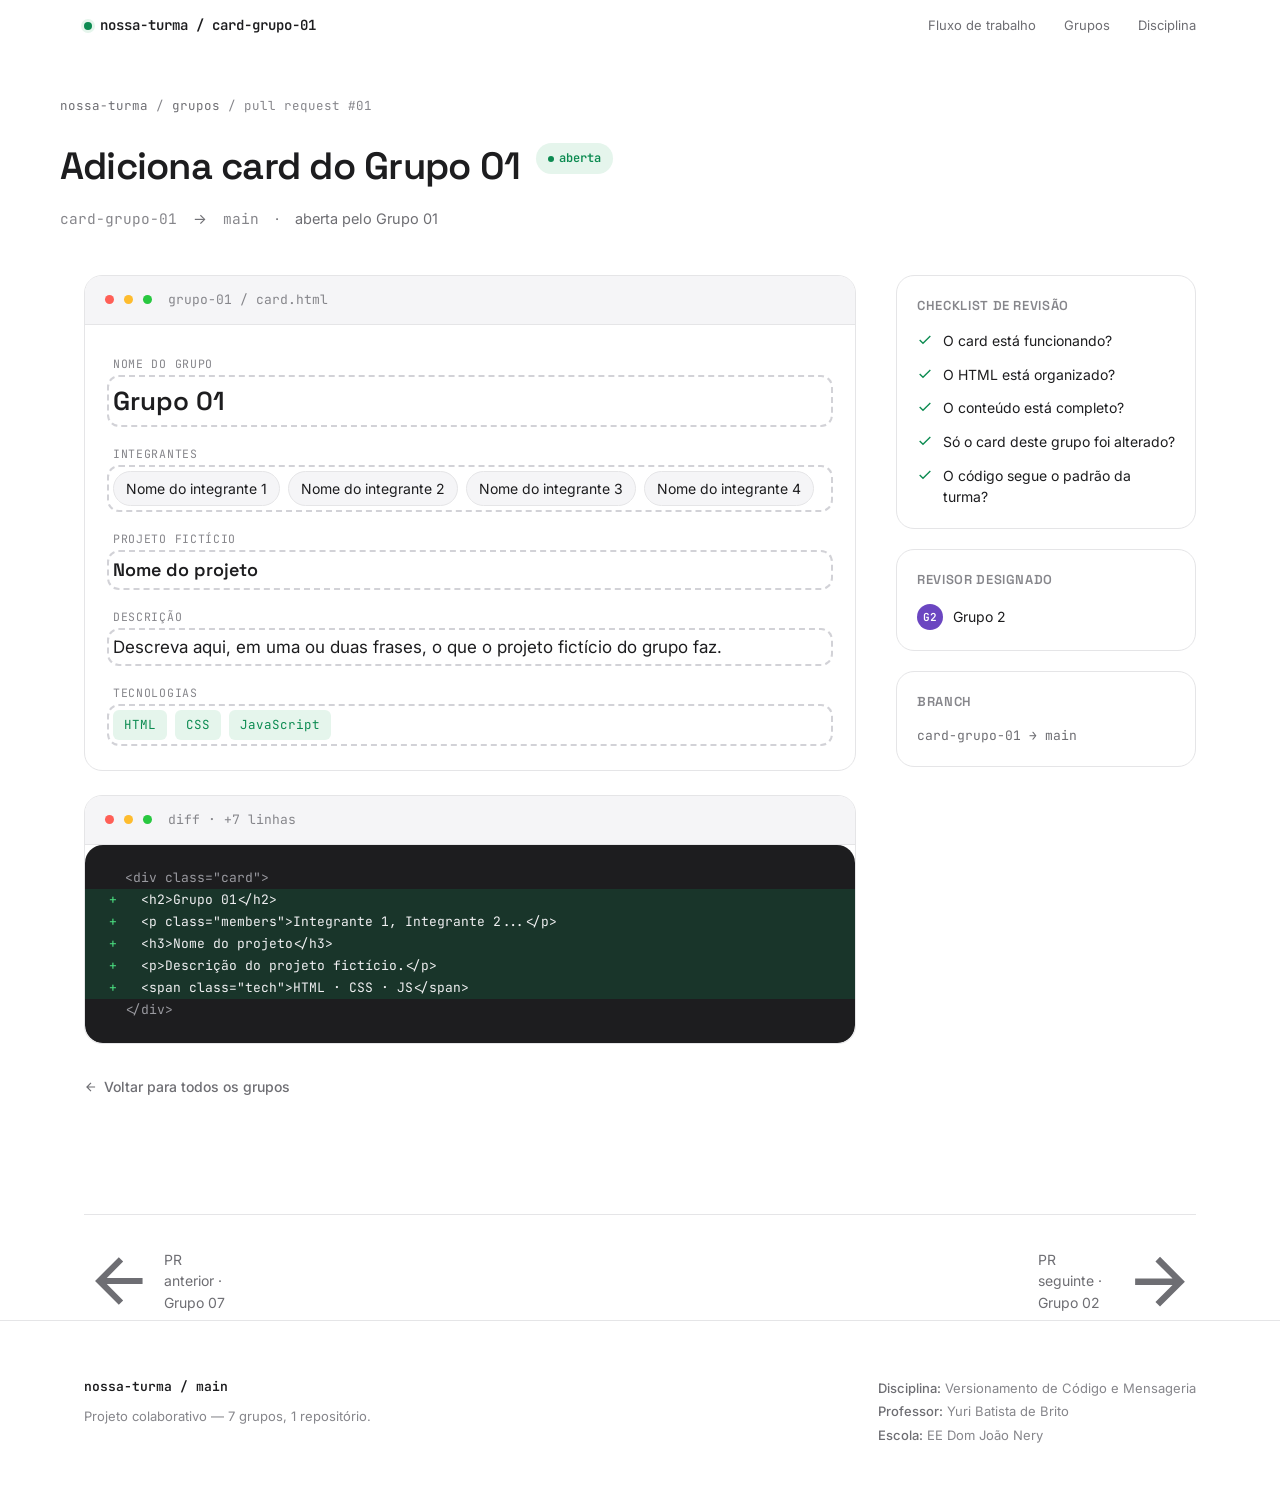
<file: nossa-turma-github/paginas/grupo-01.html>
<!DOCTYPE html>
<html lang="pt-BR">
<head>
<meta charset="UTF-8">
<meta name="viewport" content="width=device-width, initial-scale=1.0">
<title>Grupo 01 · Pull Request #01 — Nossa Turma no GitHub</title>
<meta name="description" content="Card do Grupo 01 para a atividade de Versionamento de Código e Mensageria — EE Dom João Nery.">
<link rel="stylesheet" href="../css/style.css">
</head>
<body>

<nav class="nav" id="nav">
  <div class="nav__inner">
    <div class="nav__brand"><span class="dot"></span> nossa-turma / card-grupo-01</div>
    <div class="nav__links">
      <a href="../index.html#fluxo">Fluxo de trabalho</a>
      <a href="../index.html#grupos">Grupos</a>
      <a href="../index.html#sobre">Disciplina</a>
    </div>
  </div>
</nav>

<div class="wrap pr-header">
  <div class="breadcrumb">
    <a href="../index.html">nossa-turma</a> / <a href="../index.html#grupos">grupos</a> / <span>pull request #01</span>
  </div>

  <div class="pr-title">
    <div>
      <h1>Adiciona card do Grupo 01</h1>
      <p class="pr-sub">
        <span class="mono">card-grupo-01</span> → <span class="mono">main</span>
        <span>·</span>
        <span>aberta pelo Grupo 01</span>
      </p>
    </div>
    <span class="status is-open"><span class="dot"></span> aberta</span>
  </div>
</div>

<div class="wrap pr-body">

  <main>

    <div class="card-box">
      <div class="card-box__head">
        <span class="dot red"></span><span class="dot yellow"></span><span class="dot green"></span>
        <span class="file">grupo-01 / card.html</span>
      </div>
      <div class="card-box__body">

        <div class="field">
          <span class="field-label">Nome do grupo</span>
          <p class="group-name editable">Grupo 01</p>
        </div>

        <div class="field">
          <span class="field-label">Integrantes</span>
          <ul class="member-list editable">
            <li>Nome do integrante 1</li>
            <li>Nome do integrante 2</li>
            <li>Nome do integrante 3</li>
            <li>Nome do integrante 4</li>
          </ul>
        </div>

        <div class="field">
          <span class="field-label">Projeto fictício</span>
          <p class="project-name editable">Nome do projeto</p>
        </div>

        <div class="field">
          <span class="field-label">Descrição</span>
          <p class="editable">Descreva aqui, em uma ou duas frases, o que o projeto fictício do grupo faz.</p>
        </div>

        <div class="field">
          <span class="field-label">Tecnologias</span>
          <ul class="tech-list editable">
            <li>HTML</li>
            <li>CSS</li>
            <li>JavaScript</li>
          </ul>
        </div>

      </div>
    </div>

    <div class="card-box">
      <div class="card-box__head">
        <span class="dot red"></span><span class="dot yellow"></span><span class="dot green"></span>
        <span class="file">diff · +7 linhas</span>
      </div>
      <div class="diff">
        <div class="line ctx">&lt;div class="card"&gt;</div>
        <div class="line add">  &lt;h2&gt;Grupo 01&lt;/h2&gt;</div>
        <div class="line add">  &lt;p class="members"&gt;Integrante 1, Integrante 2...&lt;/p&gt;</div>
        <div class="line add">  &lt;h3&gt;Nome do projeto&lt;/h3&gt;</div>
        <div class="line add">  &lt;p&gt;Descrição do projeto fictício.&lt;/p&gt;</div>
        <div class="line add">  &lt;span class="tech"&gt;HTML · CSS · JS&lt;/span&gt;</div>
        <div class="line ctx">&lt;/div&gt;</div>
      </div>
    </div>

    <a class="back-link" href="../index.html#grupos">
      <svg viewBox="0 0 24 24" fill="none" stroke="currentColor" stroke-width="2"><path d="M19 12H5M12 19l-7-7 7-7"/></svg>
      Voltar para todos os grupos
    </a>

  </main>

  <aside>
    <div class="sidebar-box">
      <h4>Checklist de revisão</h4>
      <ul class="checklist">
        <li><svg viewBox="0 0 24 24" fill="none" stroke="currentColor" stroke-width="2"><path d="M20 6 9 17l-5-5"/></svg> O card está funcionando?</li>
        <li><svg viewBox="0 0 24 24" fill="none" stroke="currentColor" stroke-width="2"><path d="M20 6 9 17l-5-5"/></svg> O HTML está organizado?</li>
        <li><svg viewBox="0 0 24 24" fill="none" stroke="currentColor" stroke-width="2"><path d="M20 6 9 17l-5-5"/></svg> O conteúdo está completo?</li>
        <li><svg viewBox="0 0 24 24" fill="none" stroke="currentColor" stroke-width="2"><path d="M20 6 9 17l-5-5"/></svg> Só o card deste grupo foi alterado?</li>
        <li><svg viewBox="0 0 24 24" fill="none" stroke="currentColor" stroke-width="2"><path d="M20 6 9 17l-5-5"/></svg> O código segue o padrão da turma?</li>
      </ul>
    </div>

    <div class="sidebar-box">
      <h4>Revisor designado</h4>
      <div class="reviewer-row">
        <span class="avatar" style="background: var(--accent-purple);">G2</span>
        Grupo 2
      </div>
    </div>

    <div class="sidebar-box">
      <h4>Branch</h4>
      <p class="mono" style="font-family: var(--font-mono); font-size: 13px; color: var(--text-secondary);">card-grupo-01 → main</p>
    </div>
  </aside>

</div>

<div class="wrap">
  <div class="nav-groups">
    <a href="grupo-07.html">
      <svg viewBox="0 0 24 24" fill="none" stroke="currentColor" stroke-width="2"><path d="M19 12H5M12 19l-7-7 7-7"/></svg>
      PR anterior · Grupo 07
    </a>
    <a href="grupo-02.html">
      PR seguinte · Grupo 02
      <svg viewBox="0 0 24 24" fill="none" stroke="currentColor" stroke-width="2"><path d="M5 12h14M12 5l7 7-7 7"/></svg>
    </a>
  </div>
</div>

<footer class="footer">
  <div class="wrap footer__inner">
    <div>
      <div class="footer__brand">nossa-turma / main</div>
      <p class="footer__meta" style="margin-top:8px;">Projeto colaborativo — 7 grupos, 1 repositório.</p>
    </div>
    <div class="footer__meta">
      <div><strong>Disciplina:</strong> Versionamento de Código e Mensageria</div>
      <div><strong>Professor:</strong> Yuri Batista de Brito</div>
      <div><strong>Escola:</strong> EE Dom João Nery</div>
    </div>
  </div>
</footer>

<script src="../js/main.js"></script>
</body>
</html>
</file>
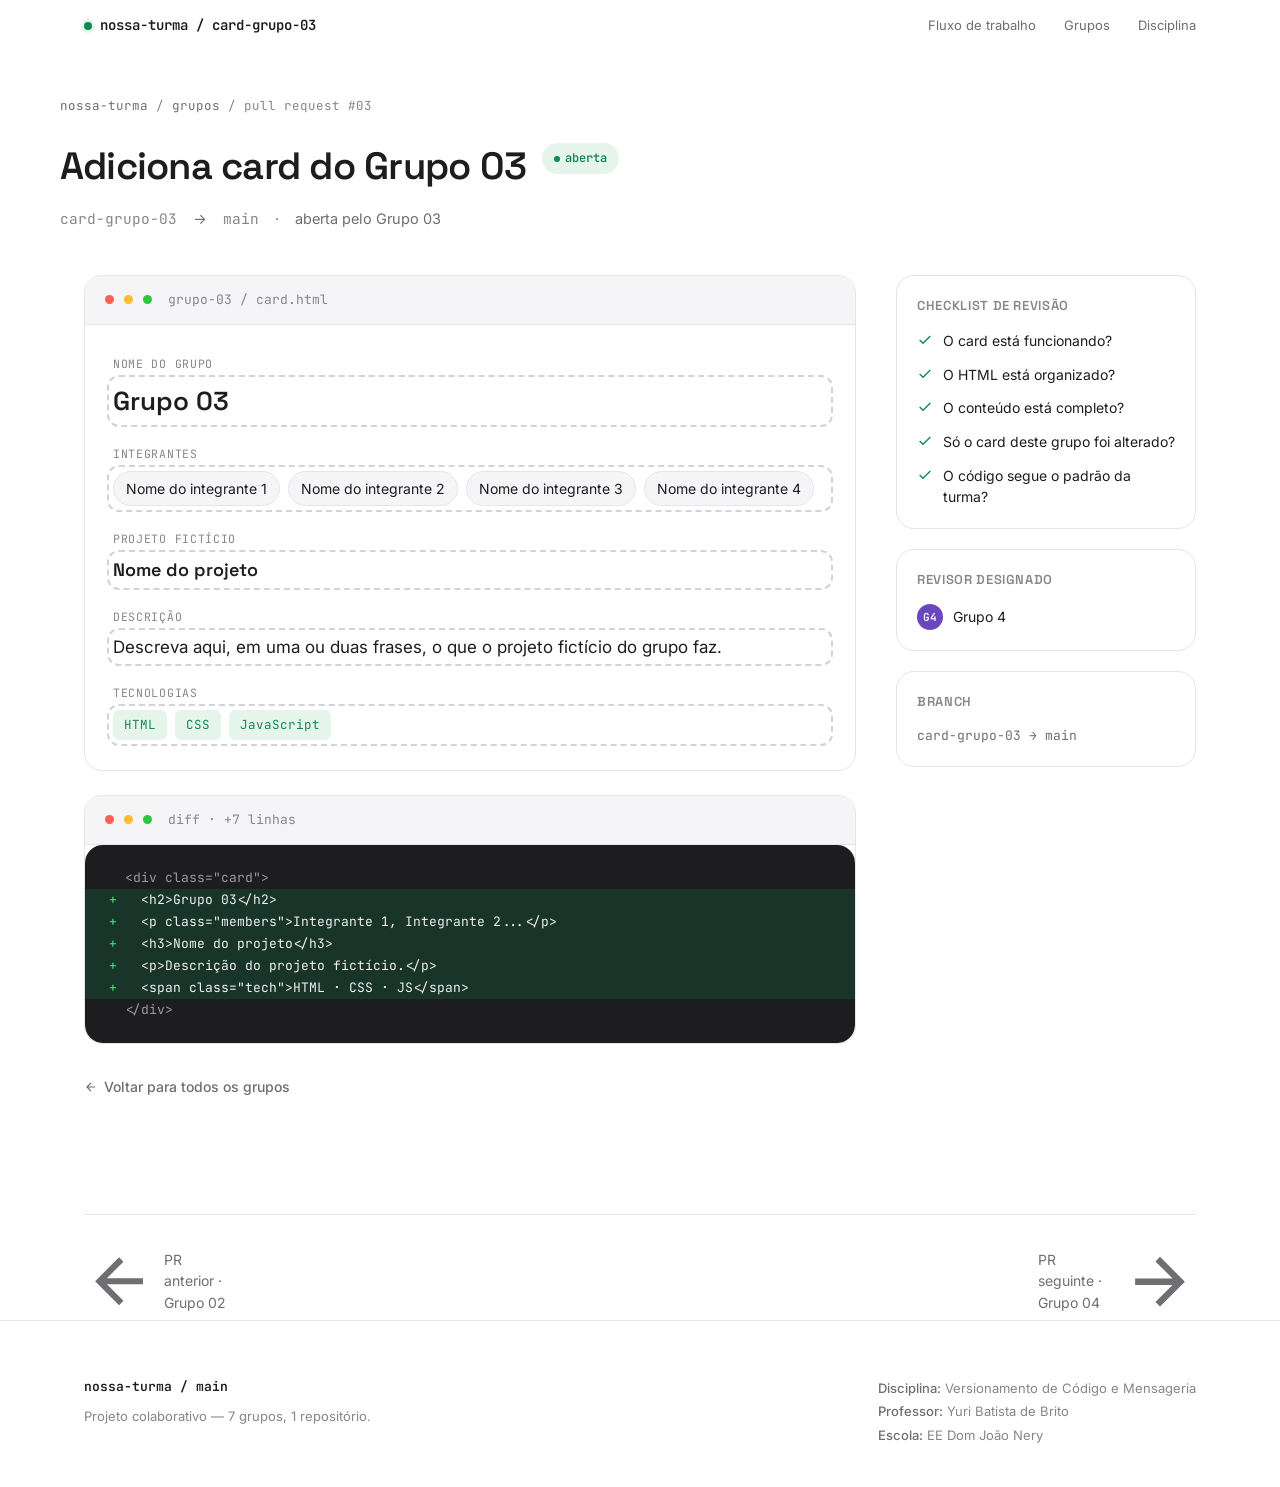
<file: nossa-turma-github/paginas/grupo-03.html>
<!DOCTYPE html>
<html lang="pt-BR">
<head>
<meta charset="UTF-8">
<meta name="viewport" content="width=device-width, initial-scale=1.0">
<title>Grupo 03 · Pull Request #03 — Nossa Turma no GitHub</title>
<meta name="description" content="Card do Grupo 03 para a atividade de Versionamento de Código e Mensageria — EE Dom João Nery.">
<link rel="stylesheet" href="../css/style.css">
</head>
<body>

<nav class="nav" id="nav">
  <div class="nav__inner">
    <div class="nav__brand"><span class="dot"></span> nossa-turma / card-grupo-03</div>
    <div class="nav__links">
      <a href="../index.html#fluxo">Fluxo de trabalho</a>
      <a href="../index.html#grupos">Grupos</a>
      <a href="../index.html#sobre">Disciplina</a>
    </div>
  </div>
</nav>

<div class="wrap pr-header">
  <div class="breadcrumb">
    <a href="../index.html">nossa-turma</a> / <a href="../index.html#grupos">grupos</a> / <span>pull request #03</span>
  </div>

  <div class="pr-title">
    <div>
      <h1>Adiciona card do Grupo 03</h1>
      <p class="pr-sub">
        <span class="mono">card-grupo-03</span> → <span class="mono">main</span>
        <span>·</span>
        <span>aberta pelo Grupo 03</span>
      </p>
    </div>
    <span class="status is-open"><span class="dot"></span> aberta</span>
  </div>
</div>

<div class="wrap pr-body">

  <main>

    <div class="card-box">
      <div class="card-box__head">
        <span class="dot red"></span><span class="dot yellow"></span><span class="dot green"></span>
        <span class="file">grupo-03 / card.html</span>
      </div>
      <div class="card-box__body">

        <div class="field">
          <span class="field-label">Nome do grupo</span>
          <p class="group-name editable">Grupo 03</p>
        </div>

        <div class="field">
          <span class="field-label">Integrantes</span>
          <ul class="member-list editable">
            <li>Nome do integrante 1</li>
            <li>Nome do integrante 2</li>
            <li>Nome do integrante 3</li>
            <li>Nome do integrante 4</li>
          </ul>
        </div>

        <div class="field">
          <span class="field-label">Projeto fictício</span>
          <p class="project-name editable">Nome do projeto</p>
        </div>

        <div class="field">
          <span class="field-label">Descrição</span>
          <p class="editable">Descreva aqui, em uma ou duas frases, o que o projeto fictício do grupo faz.</p>
        </div>

        <div class="field">
          <span class="field-label">Tecnologias</span>
          <ul class="tech-list editable">
            <li>HTML</li>
            <li>CSS</li>
            <li>JavaScript</li>
          </ul>
        </div>

      </div>
    </div>

    <div class="card-box">
      <div class="card-box__head">
        <span class="dot red"></span><span class="dot yellow"></span><span class="dot green"></span>
        <span class="file">diff · +7 linhas</span>
      </div>
      <div class="diff">
        <div class="line ctx">&lt;div class="card"&gt;</div>
        <div class="line add">  &lt;h2&gt;Grupo 03&lt;/h2&gt;</div>
        <div class="line add">  &lt;p class="members"&gt;Integrante 1, Integrante 2...&lt;/p&gt;</div>
        <div class="line add">  &lt;h3&gt;Nome do projeto&lt;/h3&gt;</div>
        <div class="line add">  &lt;p&gt;Descrição do projeto fictício.&lt;/p&gt;</div>
        <div class="line add">  &lt;span class="tech"&gt;HTML · CSS · JS&lt;/span&gt;</div>
        <div class="line ctx">&lt;/div&gt;</div>
      </div>
    </div>

    <a class="back-link" href="../index.html#grupos">
      <svg viewBox="0 0 24 24" fill="none" stroke="currentColor" stroke-width="2"><path d="M19 12H5M12 19l-7-7 7-7"/></svg>
      Voltar para todos os grupos
    </a>

  </main>

  <aside>
    <div class="sidebar-box">
      <h4>Checklist de revisão</h4>
      <ul class="checklist">
        <li><svg viewBox="0 0 24 24" fill="none" stroke="currentColor" stroke-width="2"><path d="M20 6 9 17l-5-5"/></svg> O card está funcionando?</li>
        <li><svg viewBox="0 0 24 24" fill="none" stroke="currentColor" stroke-width="2"><path d="M20 6 9 17l-5-5"/></svg> O HTML está organizado?</li>
        <li><svg viewBox="0 0 24 24" fill="none" stroke="currentColor" stroke-width="2"><path d="M20 6 9 17l-5-5"/></svg> O conteúdo está completo?</li>
        <li><svg viewBox="0 0 24 24" fill="none" stroke="currentColor" stroke-width="2"><path d="M20 6 9 17l-5-5"/></svg> Só o card deste grupo foi alterado?</li>
        <li><svg viewBox="0 0 24 24" fill="none" stroke="currentColor" stroke-width="2"><path d="M20 6 9 17l-5-5"/></svg> O código segue o padrão da turma?</li>
      </ul>
    </div>

    <div class="sidebar-box">
      <h4>Revisor designado</h4>
      <div class="reviewer-row">
        <span class="avatar" style="background: var(--accent-purple);">G4</span>
        Grupo 4
      </div>
    </div>

    <div class="sidebar-box">
      <h4>Branch</h4>
      <p class="mono" style="font-family: var(--font-mono); font-size: 13px; color: var(--text-secondary);">card-grupo-03 → main</p>
    </div>
  </aside>

</div>

<div class="wrap">
  <div class="nav-groups">
    <a href="grupo-02.html">
      <svg viewBox="0 0 24 24" fill="none" stroke="currentColor" stroke-width="2"><path d="M19 12H5M12 19l-7-7 7-7"/></svg>
      PR anterior · Grupo 02
    </a>
    <a href="grupo-04.html">
      PR seguinte · Grupo 04
      <svg viewBox="0 0 24 24" fill="none" stroke="currentColor" stroke-width="2"><path d="M5 12h14M12 5l7 7-7 7"/></svg>
    </a>
  </div>
</div>

<footer class="footer">
  <div class="wrap footer__inner">
    <div>
      <div class="footer__brand">nossa-turma / main</div>
      <p class="footer__meta" style="margin-top:8px;">Projeto colaborativo — 7 grupos, 1 repositório.</p>
    </div>
    <div class="footer__meta">
      <div><strong>Disciplina:</strong> Versionamento de Código e Mensageria</div>
      <div><strong>Professor:</strong> Yuri Batista de Brito</div>
      <div><strong>Escola:</strong> EE Dom João Nery</div>
    </div>
  </div>
</footer>

<script src="../js/main.js"></script>
</body>
</html>
</file>
<file: css/style.css>
/* ==========================================================================
   Nossa Turma no GitHub — Versionamento de Código e Mensageria
   EE Dom João Nery — Prof. Yuri Batista de Brito
   ========================================================================== */

@import url('https://fonts.googleapis.com/css2?family=Space+Grotesk:wght@400;500;600;700&family=Inter:wght@400;500;600;700&family=JetBrains+Mono:wght@400;500;600&display=swap');

:root {
  /* Color */
  --bg: #ffffff;
  --bg-alt: #f5f5f7;
  --bg-alt-2: #eef0f2;
  --text: #1d1d1f;
  --text-secondary: #6e6e73;
  --text-tertiary: #86868b;
  --border: #d2d2d7;
  --border-soft: #e5e5e7;
  --accent-green: #0c8b51;
  --accent-green-soft: #e5f5ec;
  --accent-purple: #6b46c1;
  --accent-purple-soft: #efe9fb;
  --accent-orange: #c2410c;
  --accent-orange-soft: #fdece2;
  --surface-dark: #1d1d1f;

  /* Type */
  --font-display: 'Space Grotesk', 'Inter', sans-serif;
  --font-body: 'Inter', -apple-system, BlinkMacSystemFont, sans-serif;
  --font-mono: 'JetBrains Mono', 'SFMono-Regular', Menlo, monospace;

  /* Layout */
  --container: 1160px;
  --radius-sm: 10px;
  --radius-md: 18px;
  --radius-lg: 28px;
  --ease: cubic-bezier(0.16, 1, 0.3, 1);
}

* { box-sizing: border-box; }

html {
  scroll-behavior: smooth;
}

@media (prefers-reduced-motion: reduce) {
  html { scroll-behavior: auto; }
  *, *::before, *::after {
    animation-duration: 0.001ms !important;
    animation-iteration-count: 1 !important;
    transition-duration: 0.001ms !important;
    scroll-behavior: auto !important;
  }
}

body {
  margin: 0;
  background: var(--bg);
  color: var(--text);
  font-family: var(--font-body);
  font-size: 17px;
  line-height: 1.55;
  -webkit-font-smoothing: antialiased;
}

img, svg { display: block; max-width: 100%; }

a {
  color: inherit;
  text-decoration: none;
}

.wrap {
  max-width: var(--container);
  margin: 0 auto;
  padding: 0 24px;
}

h1, h2, h3, h4 {
  font-family: var(--font-display);
  font-weight: 600;
  letter-spacing: -0.02em;
  margin: 0;
}

p { margin: 0; }

::selection {
  background: var(--accent-green);
  color: #fff;
}

:focus-visible {
  outline: 2px solid var(--accent-purple);
  outline-offset: 3px;
  border-radius: 4px;
}

/* ---------- Nav ---------- */

.nav {
  position: sticky;
  top: 0;
  z-index: 100;
  display: flex;
  align-items: center;
  justify-content: center;
  height: 52px;
  background: rgba(255, 255, 255, 0.72);
  backdrop-filter: saturate(180%) blur(20px);
  -webkit-backdrop-filter: saturate(180%) blur(20px);
  border-bottom: 1px solid transparent;
  transition: border-color 0.3s var(--ease);
}

.nav.is-scrolled {
  border-bottom-color: var(--border-soft);
}

.nav__inner {
  width: 100%;
  max-width: var(--container);
  padding: 0 24px;
  display: flex;
  align-items: center;
  justify-content: space-between;
}

.nav__brand {
  display: flex;
  align-items: center;
  gap: 8px;
  font-family: var(--font-mono);
  font-weight: 600;
  font-size: 14px;
  color: var(--text);
}

.nav__brand .dot {
  width: 8px;
  height: 8px;
  border-radius: 50%;
  background: var(--accent-green);
  box-shadow: 0 0 0 3px var(--accent-green-soft);
}

.nav__links {
  display: flex;
  gap: 28px;
  font-size: 13px;
  color: var(--text-secondary);
}

.nav__links a {
  transition: color 0.2s var(--ease);
}

.nav__links a:hover { color: var(--text); }

/* ---------- Hero ---------- */

.hero {
  padding: 96px 0 40px;
  text-align: center;
}

.hero__eyebrow {
  display: inline-flex;
  align-items: center;
  gap: 8px;
  font-family: var(--font-mono);
  font-size: 12px;
  color: var(--accent-green);
  background: var(--accent-green-soft);
  padding: 6px 14px;
  border-radius: 100px;
  margin-bottom: 22px;
}

.hero h1 {
  font-size: clamp(38px, 6vw, 68px);
  line-height: 1.04;
  max-width: 880px;
  margin: 0 auto;
}

.hero h1 em {
  font-style: normal;
  background: linear-gradient(100deg, var(--accent-green), var(--accent-purple));
  -webkit-background-clip: text;
  background-clip: text;
  color: transparent;
}

.hero__subtitle {
  max-width: 620px;
  margin: 22px auto 0;
  font-size: 19px;
  color: var(--text-secondary);
}

.hero__meta {
  display: flex;
  flex-wrap: wrap;
  justify-content: center;
  gap: 10px;
  margin-top: 30px;
}

.chip {
  display: inline-flex;
  align-items: center;
  gap: 6px;
  font-size: 13px;
  color: var(--text);
  background: var(--bg-alt);
  border: 1px solid var(--border-soft);
  padding: 8px 14px 8px 12px;
  border-radius: 100px;
}

.chip svg { width: 14px; height: 14px; flex-shrink: 0; }

/* ---------- Git diagram (signature element) ---------- */

.diagram {
  margin: 64px auto 0;
  max-width: 980px;
}

.diagram svg { width: 100%; height: auto; }

.diagram-path {
  fill: none;
  stroke-linecap: round;
  stroke-linejoin: round;
}

.diagram-path.trunk { stroke: var(--border); stroke-width: 3; }
.diagram-path.branch-a { stroke: var(--accent-green); stroke-width: 3; }
.diagram-path.branch-b { stroke: var(--accent-purple); stroke-width: 3; }

.diagram-path.animate {
  stroke-dasharray: var(--len, 1000);
  stroke-dashoffset: var(--len, 1000);
  animation: draw 1.6s var(--ease) forwards;
  animation-delay: var(--delay, 0s);
}

@keyframes draw {
  to { stroke-dashoffset: 0; }
}

.diagram-node {
  opacity: 0;
  transform: scale(0.4);
  animation: pop 0.5s var(--ease) forwards;
  animation-delay: var(--delay, 0s);
  transform-origin: center;
}

@keyframes pop {
  to { opacity: 1; transform: scale(1); }
}

.diagram-label {
  font-family: var(--font-mono);
  font-size: 12.5px;
  fill: var(--text-secondary);
  opacity: 0;
  animation: fadeUp 0.5s var(--ease) forwards;
  animation-delay: var(--delay, 0s);
}

@keyframes fadeUp {
  from { opacity: 0; transform: translateY(6px); }
  to { opacity: 1; transform: translateY(0); }
}

@media (prefers-reduced-motion: reduce) {
  .diagram-path.animate { stroke-dashoffset: 0; animation: none; }
  .diagram-node, .diagram-label { opacity: 1; transform: none; animation: none; }
}

/* ---------- Section shell ---------- */

.section {
  padding: 100px 0;
}

.section--alt {
  background: var(--bg-alt);
}

.section__head {
  max-width: 620px;
  margin: 0 auto 56px;
  text-align: center;
}

.section__eyebrow {
  font-family: var(--font-mono);
  font-size: 12.5px;
  color: var(--text-tertiary);
  text-transform: uppercase;
  letter-spacing: 0.08em;
  margin-bottom: 12px;
  display: block;
}

.section__head h2 {
  font-size: clamp(28px, 4vw, 40px);
}

.section__head p {
  margin-top: 14px;
  color: var(--text-secondary);
  font-size: 17px;
}

/* ---------- Fluxo (timeline) ---------- */

.flow {
  display: grid;
  grid-template-columns: repeat(4, 1fr);
  gap: 1px;
  background: var(--border-soft);
  border: 1px solid var(--border-soft);
  border-radius: var(--radius-md);
  overflow: hidden;
}

.flow__step {
  background: var(--bg);
  padding: 30px 24px;
  min-height: 168px;
  display: flex;
  flex-direction: column;
  gap: 14px;
}

.flow__num {
  font-family: var(--font-mono);
  font-size: 13px;
  color: var(--accent-green);
}

.flow__step h3 {
  font-size: 16px;
  font-weight: 600;
}

.flow__step p {
  font-size: 14px;
  color: var(--text-secondary);
}

@media (max-width: 900px) {
  .flow { grid-template-columns: repeat(2, 1fr); }
}
@media (max-width: 560px) {
  .flow { grid-template-columns: 1fr; }
}

/* ---------- Grupos grid ---------- */

.groups {
  display: grid;
  grid-template-columns: repeat(3, 1fr);
  gap: 20px;
}

@media (max-width: 900px) {
  .groups { grid-template-columns: repeat(2, 1fr); }
}
@media (max-width: 620px) {
  .groups { grid-template-columns: 1fr; }
}

.group-card {
  position: relative;
  display: block;
  background: var(--bg);
  border: 1px solid var(--border-soft);
  border-radius: var(--radius-md);
  padding: 26px 24px 24px;
  overflow: hidden;
  transition: transform 0.35s var(--ease), border-color 0.35s var(--ease), box-shadow 0.35s var(--ease);
}

.group-card::before {
  content: "";
  position: absolute;
  inset: 0;
  background: var(--card-glow, radial-gradient(120px 90px at 90% -10%, var(--accent-green-soft), transparent));
  opacity: 0.9;
  pointer-events: none;
}

.group-card:hover {
  transform: translateY(-4px);
  border-color: var(--border);
  box-shadow: 0 18px 40px -20px rgba(0,0,0,0.18);
}

.group-card__top {
  position: relative;
  display: flex;
  align-items: center;
  justify-content: space-between;
  margin-bottom: 20px;
}

.group-card__id {
  font-family: var(--font-mono);
  font-size: 12px;
  color: var(--text-tertiary);
}

.status {
  font-family: var(--font-mono);
  font-size: 11px;
  font-weight: 600;
  padding: 4px 10px;
  border-radius: 100px;
  display: inline-flex;
  align-items: center;
  gap: 5px;
}

.status.is-open { background: var(--accent-green-soft); color: var(--accent-green); }

.status .dot { width: 6px; height: 6px; border-radius: 50%; background: currentColor; }

.group-card h3 {
  position: relative;
  font-size: 21px;
  margin-bottom: 6px;
}

.group-card__branch {
  position: relative;
  font-family: var(--font-mono);
  font-size: 12.5px;
  color: var(--text-secondary);
  display: flex;
  align-items: center;
  gap: 6px;
  margin-bottom: 18px;
}

.group-card__branch svg { width: 13px; height: 13px; color: var(--accent-purple); }

.group-card__foot {
  position: relative;
  display: flex;
  align-items: center;
  justify-content: space-between;
  padding-top: 16px;
  border-top: 1px solid var(--border-soft);
  font-size: 13px;
  color: var(--text-tertiary);
}

.group-card__cta {
  font-weight: 600;
  color: var(--text);
  display: inline-flex;
  align-items: center;
  gap: 4px;
  transition: gap 0.25s var(--ease);
}

.group-card:hover .group-card__cta { gap: 8px; }

/* ---------- Footer ---------- */

.footer {
  padding: 56px 0 40px;
  border-top: 1px solid var(--border-soft);
}

.footer__inner {
  display: flex;
  flex-wrap: wrap;
  gap: 24px;
  align-items: flex-start;
  justify-content: space-between;
}

.footer__brand {
  font-family: var(--font-mono);
  font-size: 13px;
  font-weight: 600;
}

.footer__meta {
  font-size: 13px;
  color: var(--text-tertiary);
  line-height: 1.8;
}

.footer__meta strong { color: var(--text-secondary); font-weight: 500; }

/* ---------- Group / PR page ---------- */

.pr-header {
  padding: 44px 0 0;
}

.breadcrumb {
  font-family: var(--font-mono);
  font-size: 12.5px;
  color: var(--text-tertiary);
  margin-bottom: 22px;
  display: flex;
  gap: 8px;
  align-items: center;
}

.breadcrumb a { color: var(--text-secondary); }
.breadcrumb a:hover { color: var(--text); }

.pr-title {
  display: flex;
  align-items: flex-start;
  gap: 16px;
  flex-wrap: wrap;
}

.pr-title h1 {
  font-size: clamp(28px, 4vw, 38px);
}

.pr-title .status {
  font-size: 12px;
  padding: 6px 12px;
  margin-top: 6px;
}

.pr-sub {
  margin-top: 12px;
  font-size: 14.5px;
  color: var(--text-secondary);
  display: flex;
  flex-wrap: wrap;
  gap: 6px 16px;
}

.pr-sub .mono { font-family: var(--font-mono); color: var(--text-tertiary); }

.pr-body {
  margin-top: 44px;
  padding-bottom: 100px;
  display: grid;
  grid-template-columns: 1fr 300px;
  gap: 40px;
}

@media (max-width: 860px) {
  .pr-body { grid-template-columns: 1fr; }
}

.card-box {
  border: 1px solid var(--border-soft);
  border-radius: var(--radius-md);
  overflow: hidden;
  margin-bottom: 24px;
}

.card-box__head {
  display: flex;
  align-items: center;
  gap: 10px;
  padding: 14px 20px;
  background: var(--bg-alt);
  border-bottom: 1px solid var(--border-soft);
  font-family: var(--font-mono);
  font-size: 13px;
  color: var(--text-secondary);
}

.card-box__head .dot { width: 9px; height: 9px; border-radius: 50%; }
.card-box__head .dot.red { background: #ff5f57; }
.card-box__head .dot.yellow { background: #febc2e; }
.card-box__head .dot.green { background: #28c840; }
.card-box__head span.file { margin-left: 6px; color: var(--text-tertiary); }

.card-box__body {
  padding: 30px 28px;
}

.editable {
  outline: 2px dashed var(--border);
  outline-offset: 4px;
  border-radius: 6px;
  transition: outline-color 0.2s var(--ease), background 0.2s var(--ease);
}

.editable:hover { outline-color: var(--accent-purple); background: var(--accent-purple-soft); }

.field-label {
  font-family: var(--font-mono);
  font-size: 11.5px;
  text-transform: uppercase;
  letter-spacing: 0.06em;
  color: var(--text-tertiary);
  margin-bottom: 8px;
  display: block;
}

.field + .field { margin-top: 24px; }

.group-name {
  font-size: 26px;
  font-family: var(--font-display);
  font-weight: 600;
  margin: 0;
}

.member-list {
  list-style: none;
  padding: 0;
  margin: 0;
  display: flex;
  flex-wrap: wrap;
  gap: 8px;
}

.member-list li {
  font-size: 14px;
  background: var(--bg-alt);
  border: 1px solid var(--border-soft);
  padding: 6px 12px;
  border-radius: 100px;
}

.project-name {
  font-size: 18px;
  font-weight: 600;
  font-family: var(--font-display);
}

.tech-list {
  list-style: none;
  padding: 0;
  margin: 0;
  display: flex;
  flex-wrap: wrap;
  gap: 8px;
}

.tech-list li {
  font-family: var(--font-mono);
  font-size: 12.5px;
  background: var(--accent-green-soft);
  color: var(--accent-green);
  padding: 5px 11px;
  border-radius: 6px;
}

.diff {
  font-family: var(--font-mono);
  font-size: 13px;
  line-height: 1.7;
  background: var(--surface-dark);
  color: #f0f0f2;
  border-radius: var(--radius-md);
  padding: 22px 0;
  overflow-x: auto;
}

.diff .line { padding: 0 24px; white-space: pre; }
.diff .add { background: rgba(12,139,81,0.22); }
.diff .add::before { content: "+ "; color: #4ade80; }
.diff .ctx { color: #9a9aa0; }
.diff .ctx::before { content: "  "; }

.sidebar-box {
  border: 1px solid var(--border-soft);
  border-radius: var(--radius-md);
  padding: 20px;
  margin-bottom: 20px;
}

.sidebar-box h4 {
  font-size: 13px;
  color: var(--text-tertiary);
  text-transform: uppercase;
  letter-spacing: 0.05em;
  margin-bottom: 14px;
}

.checklist {
  list-style: none;
  padding: 0;
  margin: 0;
  display: flex;
  flex-direction: column;
  gap: 12px;
  font-size: 14px;
}

.checklist li {
  display: flex;
  align-items: flex-start;
  gap: 10px;
}

.checklist svg {
  width: 16px;
  height: 16px;
  flex-shrink: 0;
  margin-top: 2px;
  color: var(--accent-green);
}

.reviewer-row {
  display: flex;
  align-items: center;
  gap: 10px;
  font-size: 14px;
}

.avatar {
  width: 26px;
  height: 26px;
  border-radius: 50%;
  display: flex;
  align-items: center;
  justify-content: center;
  font-family: var(--font-mono);
  font-size: 11px;
  font-weight: 600;
  color: #fff;
}

.back-link {
  display: inline-flex;
  align-items: center;
  gap: 6px;
  font-size: 14px;
  font-weight: 500;
  color: var(--text-secondary);
  margin-top: 8px;
}

.back-link:hover { color: var(--text); }
.back-link svg { width: 14px; height: 14px; }

.nav-groups {
  display: flex;
  justify-content: space-between;
  padding: 28px 0 0;
  border-top: 1px solid var(--border-soft);
  margin-top: 12px;
  font-size: 14px;
}

.nav-groups a {
  color: var(--text-secondary);
  display: flex;
  align-items: center;
  gap: 6px;
}

.nav-groups a:hover { color: var(--text); }



--/* ---------- card do melhor grupo ---------- */

.groups {
  display: grid;
  grid-template-columns: repeat(3, 1fr);
  gap: 20px;
}

@media (max-width: 900px) {
  .groups { grid-template-columns: repeat(2, 1fr); }
}
@media (max-width: 620px) {
  .groups { grid-template-columns: 1fr; }
}

.group-card1 {
  position: relative;
  display: block;
  background: var(--bg);
  border: 1px solid var(--border-soft);
  border-radius: var(--radius-md);
  padding: 26px 24px 24px;
  overflow: hidden;
  transition: transform 0.35s var(--ease), border-color 0.35s var(--ease), box-shadow 0.35s var(--ease);
  background: linear-gradient(to bottom, white, cornflowerblue);


}

.group-card1:before {
  content: "";
  position: absolute;
  inset: 0;
  background: var(--card-glow, radial-gradient(120px 90px at 90% -10%, var(--accent-green-soft), transparent));
  opacity: 0.9;
  pointer-events: none;
}

.group-card1:hover {
  transform: translateY(-4px);
  border-color: var(--border);
  box-shadow: 0 18px 40px -20px rgb(1, 14, 126);
}

.group-card__top1 {
  position: relative;
  display: flex;
  align-items: center;
  justify-content: space-between;
  margin-bottom: 20px;
}

.group-card__id1 {
  font-family: var(--font-mono);
  font-size: 12px;
  color: var(--text-tertiary);
}

.status {
  font-family: var(--font-mono);
  font-size: 11px;
  font-weight: 600;
  padding: 4px 10px;
  border-radius: 100px;
  display: inline-flex;
  align-items: center;
  gap: 5px;
}

.status.is-open { background: var(--accent-green-soft); color: var(--accent-black); }

.status .dot1 { width: 6px; height: 6px; border-radius: 50%; background: currentColor; }



.group-card h3 {
  position: relative;
  font-size: 21px;
  margin-bottom: 6px;
}

.group-card__branch1 {
  position: relative;
  font-family: var(--font-mono);
  font-size: 12.5px;
  color: var(--text-secondary);
  display: flex;
  align-items: center;
  gap: 6px;
  margin-bottom: 18px;
}

.group-card__branch1 svg { width: 13px; height: 13px; color: var(--accent-purple); }

.group-card__foot1 {
  position: relative;
  display: flex;
  align-items: center;
  justify-content: space-between;
  padding-top: 16px;
  border-top: 1px solid var(--border-soft);
  font-size: 13px;
  color: black ;
}

.group-card__cta1 {
  font-weight: 600;
  color: black;
  display: inline-flex;
  align-items: center;
  gap: 4px;
  transition: gap 0.25s var(--ease);
}

.group-card1:hover .group-card__cta1 { gap: 8px; }
</file>
<file: nossa-turma-github/css/style.css>
/* ==========================================================================
   Nossa Turma no GitHub — Versionamento de Código e Mensageria
   EE Dom João Nery — Prof. Yuri Batista de Brito
   ========================================================================== */

@import url('https://fonts.googleapis.com/css2?family=Space+Grotesk:wght@400;500;600;700&family=Inter:wght@400;500;600;700&family=JetBrains+Mono:wght@400;500;600&display=swap');

:root {
  /* Color */
  --bg: #ffffff;
  --bg-alt: #f5f5f7;
  --bg-alt-2: #eef0f2;
  --text: #1d1d1f;
  --text-secondary: #6e6e73;
  --text-tertiary: #86868b;
  --border: #d2d2d7;
  --border-soft: #e5e5e7;
  --accent-green: #0c8b51;
  --accent-green-soft: #e5f5ec;
  --accent-purple: #6b46c1;
  --accent-purple-soft: #efe9fb;
  --accent-orange: #c2410c;
  --accent-orange-soft: #fdece2;
  --surface-dark: #1d1d1f;

  /* Type */
  --font-display: 'Space Grotesk', 'Inter', sans-serif;
  --font-body: 'Inter', -apple-system, BlinkMacSystemFont, sans-serif;
  --font-mono: 'JetBrains Mono', 'SFMono-Regular', Menlo, monospace;

  /* Layout */
  --container: 1160px;
  --radius-sm: 10px;
  --radius-md: 18px;
  --radius-lg: 28px;
  --ease: cubic-bezier(0.16, 1, 0.3, 1);
}

* { box-sizing: border-box; }

html {
  scroll-behavior: smooth;
}

@media (prefers-reduced-motion: reduce) {
  html { scroll-behavior: auto; }
  *, *::before, *::after {
    animation-duration: 0.001ms !important;
    animation-iteration-count: 1 !important;
    transition-duration: 0.001ms !important;
    scroll-behavior: auto !important;
  }
}

body {
  margin: 0;
  background: var(--bg);
  color: var(--text);
  font-family: var(--font-body);
  font-size: 17px;
  line-height: 1.55;
  -webkit-font-smoothing: antialiased;
}

img, svg { display: block; max-width: 100%; }

a {
  color: inherit;
  text-decoration: none;
}

.wrap {
  max-width: var(--container);
  margin: 0 auto;
  padding: 0 24px;
}

h1, h2, h3, h4 {
  font-family: var(--font-display);
  font-weight: 600;
  letter-spacing: -0.02em;
  margin: 0;
}

p { margin: 0; }

::selection {
  background: var(--accent-green);
  color: #fff;
}

:focus-visible {
  outline: 2px solid var(--accent-purple);
  outline-offset: 3px;
  border-radius: 4px;
}

/* ---------- Nav ---------- */

.nav {
  position: sticky;
  top: 0;
  z-index: 100;
  display: flex;
  align-items: center;
  justify-content: center;
  height: 52px;
  background: rgba(255, 255, 255, 0.72);
  backdrop-filter: saturate(180%) blur(20px);
  -webkit-backdrop-filter: saturate(180%) blur(20px);
  border-bottom: 1px solid transparent;
  transition: border-color 0.3s var(--ease);
}

.nav.is-scrolled {
  border-bottom-color: var(--border-soft);
}

.nav__inner {
  width: 100%;
  max-width: var(--container);
  padding: 0 24px;
  display: flex;
  align-items: center;
  justify-content: space-between;
}

.nav__brand {
  display: flex;
  align-items: center;
  gap: 8px;
  font-family: var(--font-mono);
  font-weight: 600;
  font-size: 14px;
  color: var(--text);
}

.nav__brand .dot {
  width: 8px;
  height: 8px;
  border-radius: 50%;
  background: var(--accent-green);
  box-shadow: 0 0 0 3px var(--accent-green-soft);
}

.nav__links {
  display: flex;
  gap: 28px;
  font-size: 13px;
  color: var(--text-secondary);
}

.nav__links a {
  transition: color 0.2s var(--ease);
}

.nav__links a:hover { color: var(--text); }

/* ---------- Hero ---------- */

.hero {
  padding: 96px 0 40px;
  text-align: center;
}

.hero__eyebrow {
  display: inline-flex;
  align-items: center;
  gap: 8px;
  font-family: var(--font-mono);
  font-size: 12px;
  color: var(--accent-green);
  background: var(--accent-green-soft);
  padding: 6px 14px;
  border-radius: 100px;
  margin-bottom: 22px;
}

.hero h1 {
  font-size: clamp(38px, 6vw, 68px);
  line-height: 1.04;
  max-width: 880px;
  margin: 0 auto;
}

.hero h1 em {
  font-style: normal;
  background: linear-gradient(100deg, var(--accent-green), var(--accent-purple));
  -webkit-background-clip: text;
  background-clip: text;
  color: transparent;
}

.hero__subtitle {
  max-width: 620px;
  margin: 22px auto 0;
  font-size: 19px;
  color: var(--text-secondary);
}

.hero__meta {
  display: flex;
  flex-wrap: wrap;
  justify-content: center;
  gap: 10px;
  margin-top: 30px;
}

.chip {
  display: inline-flex;
  align-items: center;
  gap: 6px;
  font-size: 13px;
  color: var(--text);
  background: var(--bg-alt);
  border: 1px solid var(--border-soft);
  padding: 8px 14px 8px 12px;
  border-radius: 100px;
}

.chip svg { width: 14px; height: 14px; flex-shrink: 0; }

/* ---------- Git diagram (signature element) ---------- */

.diagram {
  margin: 64px auto 0;
  max-width: 980px;
}

.diagram svg { width: 100%; height: auto; }

.diagram-path {
  fill: none;
  stroke-linecap: round;
  stroke-linejoin: round;
}

.diagram-path.trunk { stroke: var(--border); stroke-width: 3; }
.diagram-path.branch-a { stroke: var(--accent-green); stroke-width: 3; }
.diagram-path.branch-b { stroke: var(--accent-purple); stroke-width: 3; }

.diagram-path.animate {
  stroke-dasharray: var(--len, 1000);
  stroke-dashoffset: var(--len, 1000);
  animation: draw 1.6s var(--ease) forwards;
  animation-delay: var(--delay, 0s);
}

@keyframes draw {
  to { stroke-dashoffset: 0; }
}

.diagram-node {
  opacity: 0;
  transform: scale(0.4);
  animation: pop 0.5s var(--ease) forwards;
  animation-delay: var(--delay, 0s);
  transform-origin: center;
}

@keyframes pop {
  to { opacity: 1; transform: scale(1); }
}

.diagram-label {
  font-family: var(--font-mono);
  font-size: 12.5px;
  fill: var(--text-secondary);
  opacity: 0;
  animation: fadeUp 0.5s var(--ease) forwards;
  animation-delay: var(--delay, 0s);
}

@keyframes fadeUp {
  from { opacity: 0; transform: translateY(6px); }
  to { opacity: 1; transform: translateY(0); }
}

@media (prefers-reduced-motion: reduce) {
  .diagram-path.animate { stroke-dashoffset: 0; animation: none; }
  .diagram-node, .diagram-label { opacity: 1; transform: none; animation: none; }
}

/* ---------- Section shell ---------- */

.section {
  padding: 100px 0;
}

.section--alt {
  background: var(--bg-alt);
}

.section__head {
  max-width: 620px;
  margin: 0 auto 56px;
  text-align: center;
}

.section__eyebrow {
  font-family: var(--font-mono);
  font-size: 12.5px;
  color: var(--text-tertiary);
  text-transform: uppercase;
  letter-spacing: 0.08em;
  margin-bottom: 12px;
  display: block;
}

.section__head h2 {
  font-size: clamp(28px, 4vw, 40px);
}

.section__head p {
  margin-top: 14px;
  color: var(--text-secondary);
  font-size: 17px;
}

/* ---------- Fluxo (timeline) ---------- */

.flow {
  display: grid;
  grid-template-columns: repeat(4, 1fr);
  gap: 1px;
  background: var(--border-soft);
  border: 1px solid var(--border-soft);
  border-radius: var(--radius-md);
  overflow: hidden;
}

.flow__step {
  background: var(--bg);
  padding: 30px 24px;
  min-height: 168px;
  display: flex;
  flex-direction: column;
  gap: 14px;
}

.flow__num {
  font-family: var(--font-mono);
  font-size: 13px;
  color: var(--accent-green);
}

.flow__step h3 {
  font-size: 16px;
  font-weight: 600;
}

.flow__step p {
  font-size: 14px;
  color: var(--text-secondary);
}

@media (max-width: 900px) {
  .flow { grid-template-columns: repeat(2, 1fr); }
}
@media (max-width: 560px) {
  .flow { grid-template-columns: 1fr; }
}

/* ---------- Grupos grid ---------- */

.groups {
  display: grid;
  grid-template-columns: repeat(3, 1fr);
  gap: 20px;
}

@media (max-width: 900px) {
  .groups { grid-template-columns: repeat(2, 1fr); }
}
@media (max-width: 620px) {
  .groups { grid-template-columns: 1fr; }
}

.group-card {
  position: relative;
  display: block;
  background: var(--bg);
  border: 1px solid var(--border-soft);
  border-radius: var(--radius-md);
  padding: 26px 24px 24px;
  overflow: hidden;
  transition: transform 0.35s var(--ease), border-color 0.35s var(--ease), box-shadow 0.35s var(--ease);
}

.group-card::before {
  content: "";
  position: absolute;
  inset: 0;
  background: var(--card-glow, radial-gradient(120px 90px at 90% -10%, var(--accent-green-soft), transparent));
  opacity: 0.9;
  pointer-events: none;
}

.group-card:hover {
  transform: translateY(-4px);
  border-color: var(--border);
  box-shadow: 0 18px 40px -20px rgba(0,0,0,0.18);
}

.group-card__top {
  position: relative;
  display: flex;
  align-items: center;
  justify-content: space-between;
  margin-bottom: 20px;
}

.group-card__id {
  font-family: var(--font-mono);
  font-size: 12px;
  color: var(--text-tertiary);
}

.status {
  font-family: var(--font-mono);
  font-size: 11px;
  font-weight: 600;
  padding: 4px 10px;
  border-radius: 100px;
  display: inline-flex;
  align-items: center;
  gap: 5px;
}

.status.is-open { background: var(--accent-green-soft); color: var(--accent-green); }

.status .dot { width: 6px; height: 6px; border-radius: 50%; background: currentColor; }

.group-card h3 {
  position: relative;
  font-size: 21px;
  margin-bottom: 6px;
}

.group-card__branch {
  position: relative;
  font-family: var(--font-mono);
  font-size: 12.5px;
  color: var(--text-secondary);
  display: flex;
  align-items: center;
  gap: 6px;
  margin-bottom: 18px;
}

.group-card__branch svg { width: 13px; height: 13px; color: var(--accent-purple); }

.group-card__foot {
  position: relative;
  display: flex;
  align-items: center;
  justify-content: space-between;
  padding-top: 16px;
  border-top: 1px solid var(--border-soft);
  font-size: 13px;
  color: var(--text-tertiary);
}

.group-card__cta {
  font-weight: 600;
  color: var(--text);
  display: inline-flex;
  align-items: center;
  gap: 4px;
  transition: gap 0.25s var(--ease);
}

.group-card:hover .group-card__cta { gap: 8px; }

/* ---------- Footer ---------- */

.footer {
  padding: 56px 0 40px;
  border-top: 1px solid var(--border-soft);
}

.footer__inner {
  display: flex;
  flex-wrap: wrap;
  gap: 24px;
  align-items: flex-start;
  justify-content: space-between;
}

.footer__brand {
  font-family: var(--font-mono);
  font-size: 13px;
  font-weight: 600;
}

.footer__meta {
  font-size: 13px;
  color: var(--text-tertiary);
  line-height: 1.8;
}

.footer__meta strong { color: var(--text-secondary); font-weight: 500; }

/* ---------- Group / PR page ---------- */

.pr-header {
  padding: 44px 0 0;
}

.breadcrumb {
  font-family: var(--font-mono);
  font-size: 12.5px;
  color: var(--text-tertiary);
  margin-bottom: 22px;
  display: flex;
  gap: 8px;
  align-items: center;
}

.breadcrumb a { color: var(--text-secondary); }
.breadcrumb a:hover { color: var(--text); }

.pr-title {
  display: flex;
  align-items: flex-start;
  gap: 16px;
  flex-wrap: wrap;
}

.pr-title h1 {
  font-size: clamp(28px, 4vw, 38px);
}

.pr-title .status {
  font-size: 12px;
  padding: 6px 12px;
  margin-top: 6px;
}

.pr-sub {
  margin-top: 12px;
  font-size: 14.5px;
  color: var(--text-secondary);
  display: flex;
  flex-wrap: wrap;
  gap: 6px 16px;
}

.pr-sub .mono { font-family: var(--font-mono); color: var(--text-tertiary); }

.pr-body {
  margin-top: 44px;
  padding-bottom: 100px;
  display: grid;
  grid-template-columns: 1fr 300px;
  gap: 40px;
}

@media (max-width: 860px) {
  .pr-body { grid-template-columns: 1fr; }
}

.card-box {
  border: 1px solid var(--border-soft);
  border-radius: var(--radius-md);
  overflow: hidden;
  margin-bottom: 24px;
}

.card-box__head {
  display: flex;
  align-items: center;
  gap: 10px;
  padding: 14px 20px;
  background: var(--bg-alt);
  border-bottom: 1px solid var(--border-soft);
  font-family: var(--font-mono);
  font-size: 13px;
  color: var(--text-secondary);
}

.card-box__head .dot { width: 9px; height: 9px; border-radius: 50%; }
.card-box__head .dot.red { background: #ff5f57; }
.card-box__head .dot.yellow { background: #febc2e; }
.card-box__head .dot.green { background: #28c840; }
.card-box__head span.file { margin-left: 6px; color: var(--text-tertiary); }

.card-box__body {
  padding: 30px 28px;
}

.editable {
  outline: 2px dashed var(--border);
  outline-offset: 4px;
  border-radius: 6px;
  transition: outline-color 0.2s var(--ease), background 0.2s var(--ease);
}

.editable:hover { outline-color: var(--accent-purple); background: var(--accent-purple-soft); }

.field-label {
  font-family: var(--font-mono);
  font-size: 11.5px;
  text-transform: uppercase;
  letter-spacing: 0.06em;
  color: var(--text-tertiary);
  margin-bottom: 8px;
  display: block;
}

.field + .field { margin-top: 24px; }

.group-name {
  font-size: 26px;
  font-family: var(--font-display);
  font-weight: 600;
  margin: 0;
}

.member-list {
  list-style: none;
  padding: 0;
  margin: 0;
  display: flex;
  flex-wrap: wrap;
  gap: 8px;
}

.member-list li {
  font-size: 14px;
  background: var(--bg-alt);
  border: 1px solid var(--border-soft);
  padding: 6px 12px;
  border-radius: 100px;
}

.project-name {
  font-size: 18px;
  font-weight: 600;
  font-family: var(--font-display);
}

.tech-list {
  list-style: none;
  padding: 0;
  margin: 0;
  display: flex;
  flex-wrap: wrap;
  gap: 8px;
}

.tech-list li {
  font-family: var(--font-mono);
  font-size: 12.5px;
  background: var(--accent-green-soft);
  color: var(--accent-green);
  padding: 5px 11px;
  border-radius: 6px;
}

.diff {
  font-family: var(--font-mono);
  font-size: 13px;
  line-height: 1.7;
  background: var(--surface-dark);
  color: #f0f0f2;
  border-radius: var(--radius-md);
  padding: 22px 0;
  overflow-x: auto;
}

.diff .line { padding: 0 24px; white-space: pre; }
.diff .add { background: rgba(12,139,81,0.22); }
.diff .add::before { content: "+ "; color: #4ade80; }
.diff .ctx { color: #9a9aa0; }
.diff .ctx::before { content: "  "; }

.sidebar-box {
  border: 1px solid var(--border-soft);
  border-radius: var(--radius-md);
  padding: 20px;
  margin-bottom: 20px;
}

.sidebar-box h4 {
  font-size: 13px;
  color: var(--text-tertiary);
  text-transform: uppercase;
  letter-spacing: 0.05em;
  margin-bottom: 14px;
}

.checklist {
  list-style: none;
  padding: 0;
  margin: 0;
  display: flex;
  flex-direction: column;
  gap: 12px;
  font-size: 14px;
}

.checklist li {
  display: flex;
  align-items: flex-start;
  gap: 10px;
}

.checklist svg {
  width: 16px;
  height: 16px;
  flex-shrink: 0;
  margin-top: 2px;
  color: var(--accent-green);
}

.reviewer-row {
  display: flex;
  align-items: center;
  gap: 10px;
  font-size: 14px;
}

.avatar {
  width: 26px;
  height: 26px;
  border-radius: 50%;
  display: flex;
  align-items: center;
  justify-content: center;
  font-family: var(--font-mono);
  font-size: 11px;
  font-weight: 600;
  color: #fff;
}

.back-link {
  display: inline-flex;
  align-items: center;
  gap: 6px;
  font-size: 14px;
  font-weight: 500;
  color: var(--text-secondary);
  margin-top: 8px;
}

.back-link:hover { color: var(--text); }
.back-link svg { width: 14px; height: 14px; }

.nav-groups {
  display: flex;
  justify-content: space-between;
  padding: 28px 0 0;
  border-top: 1px solid var(--border-soft);
  margin-top: 12px;
  font-size: 14px;
}

.nav-groups a {
  color: var(--text-secondary);
  display: flex;
  align-items: center;
  gap: 6px;
}

.nav-groups a:hover { color: var(--text); }
</file>
